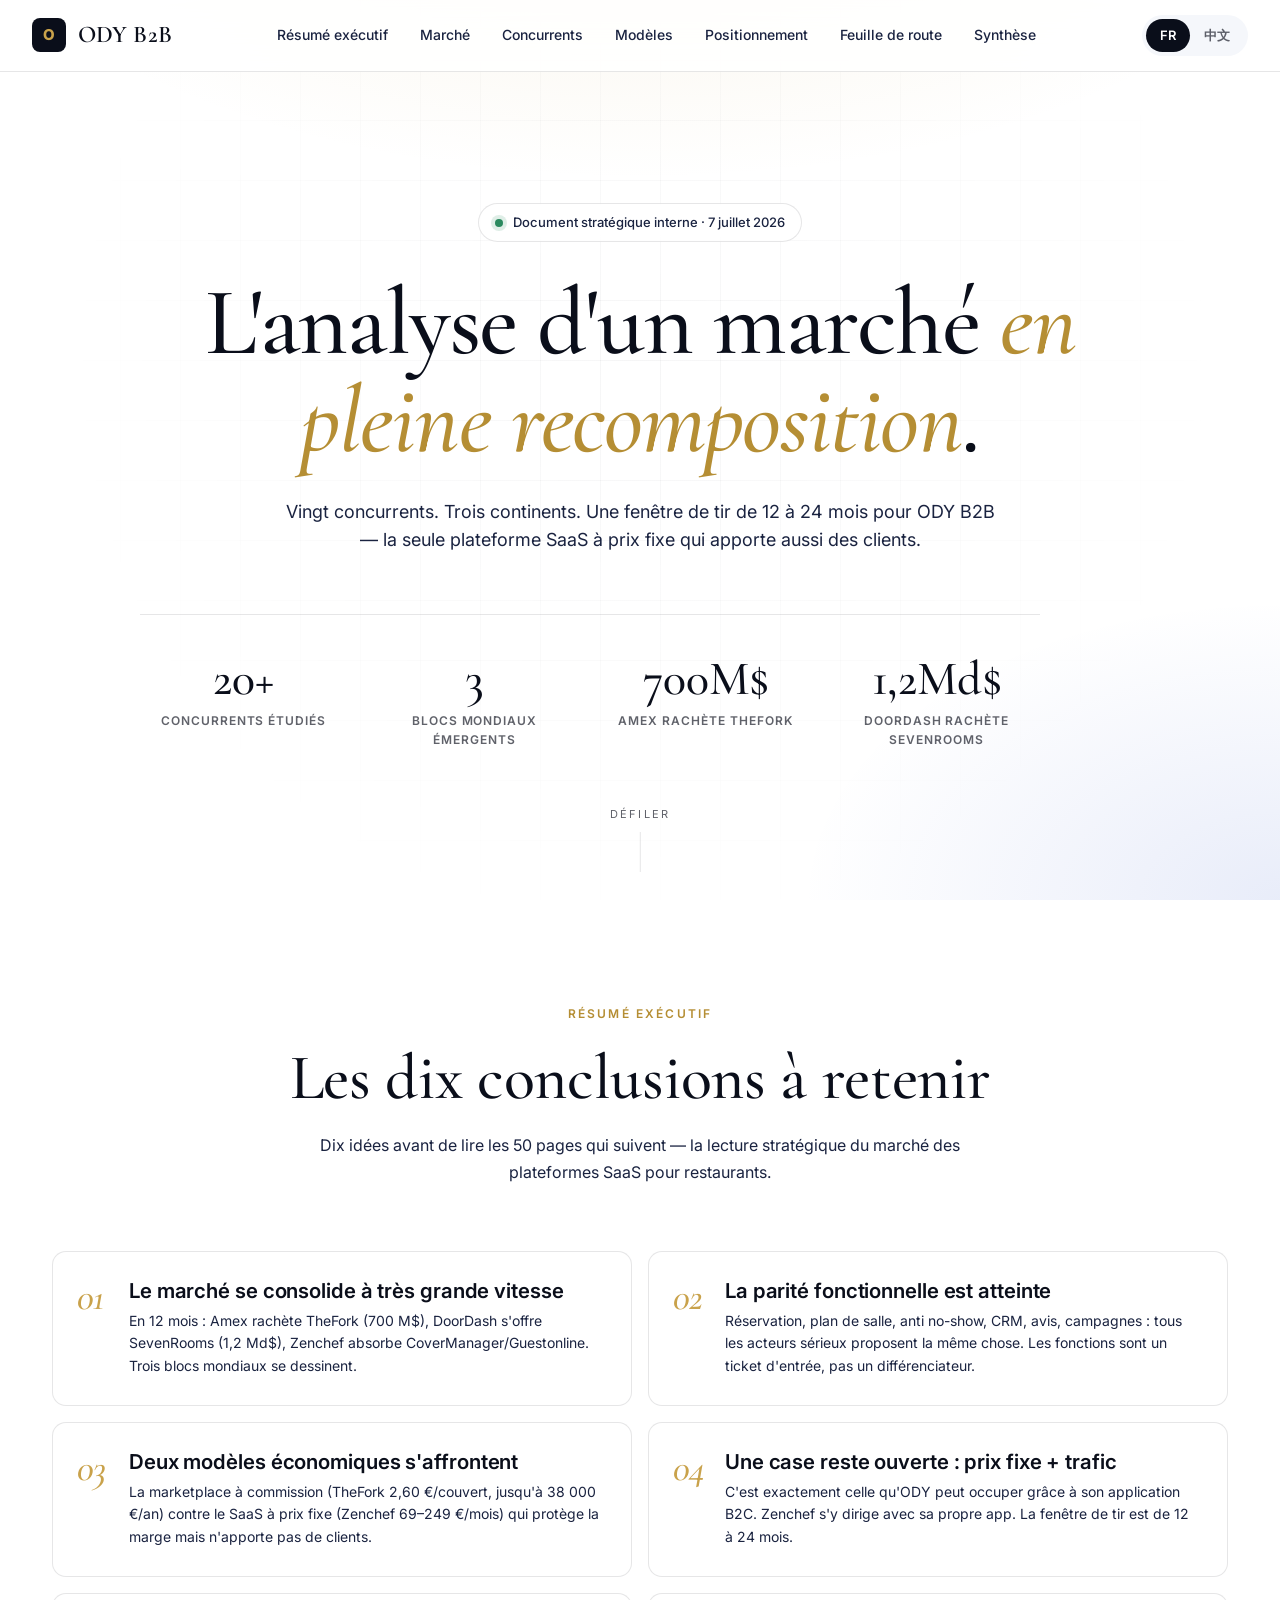
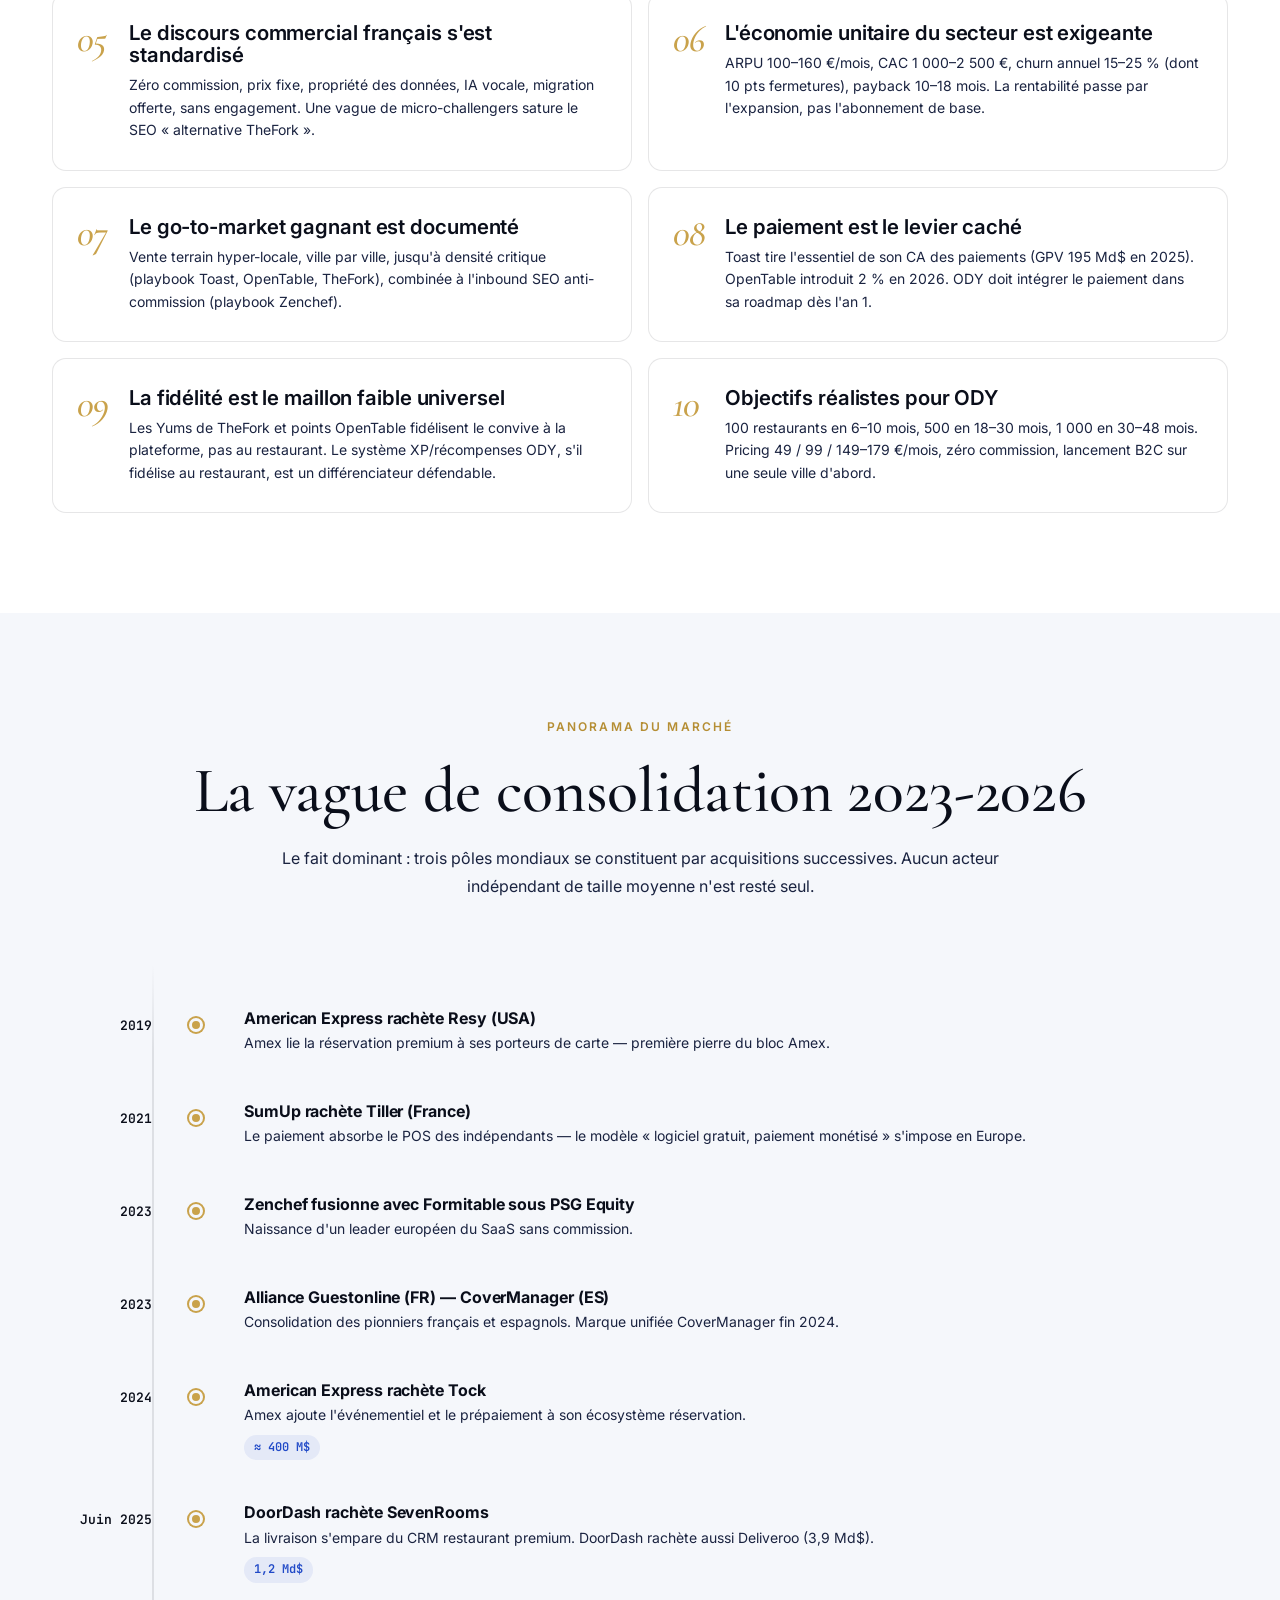
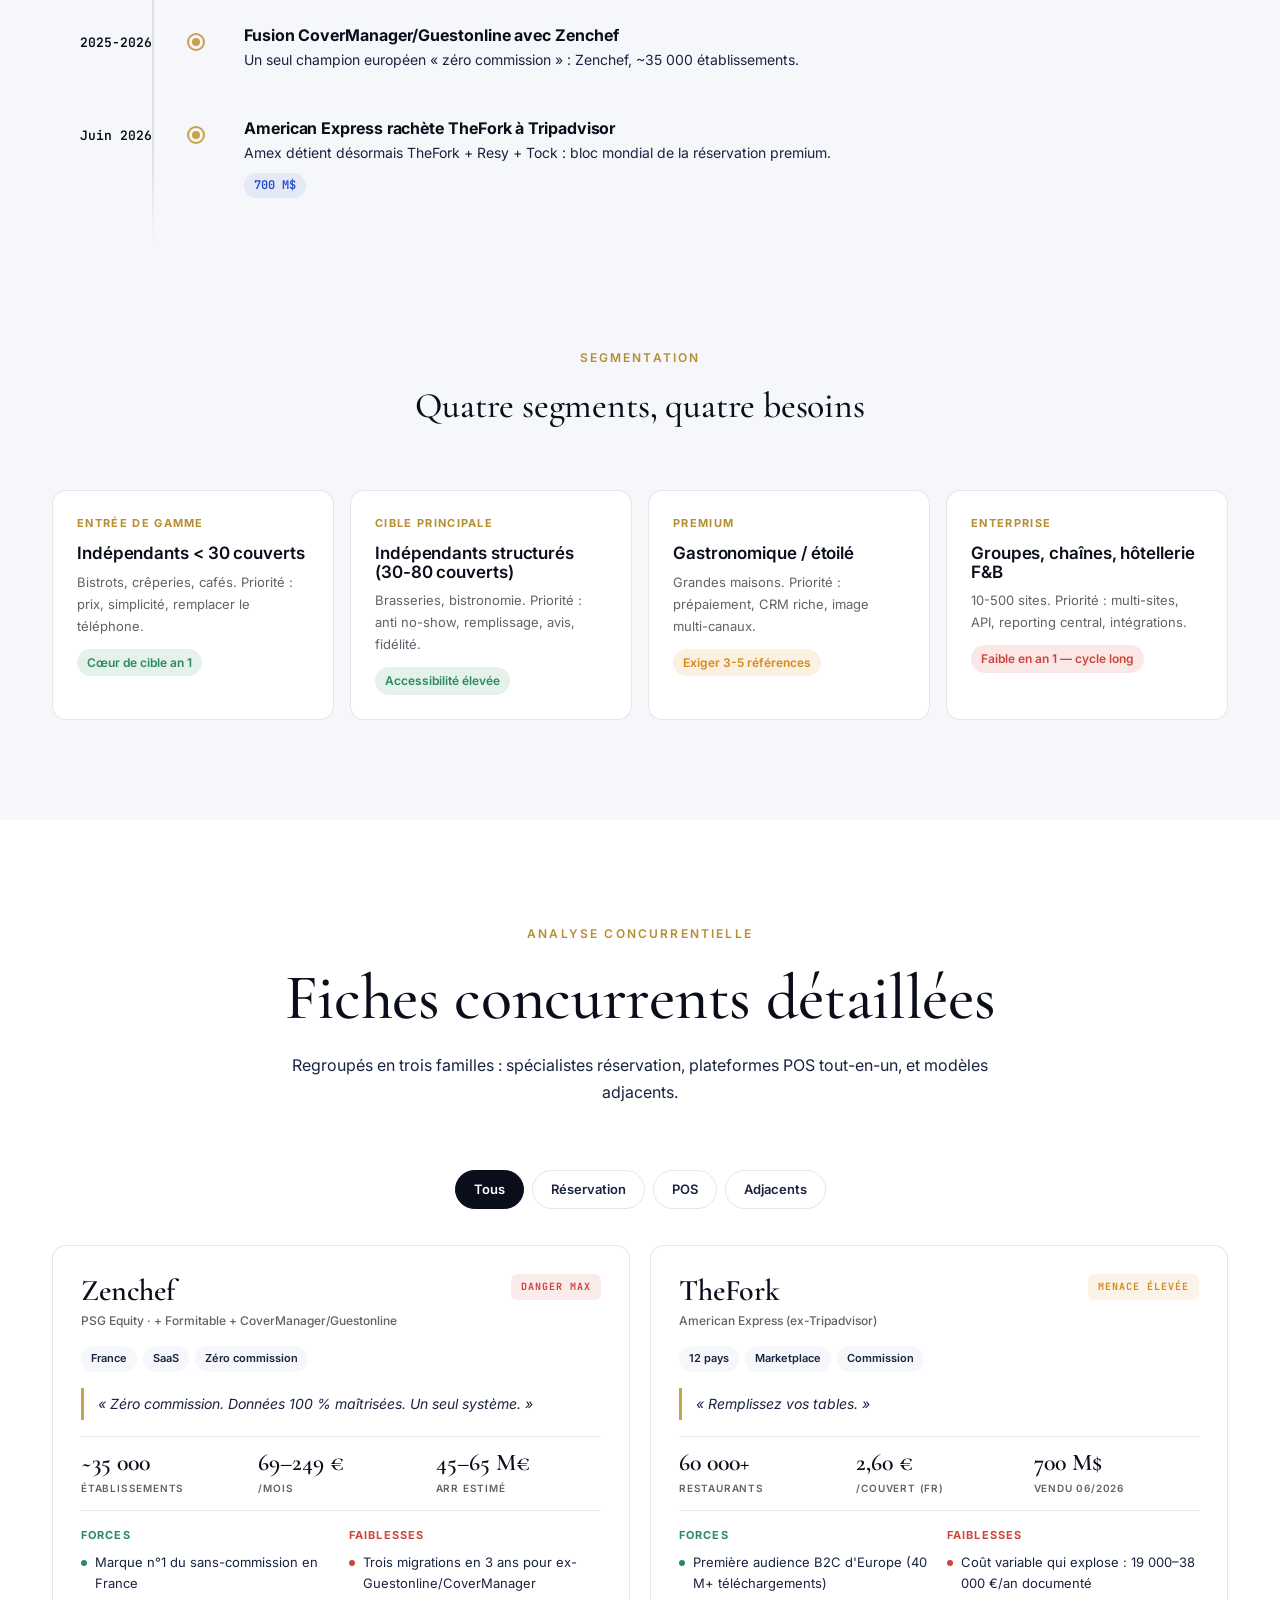
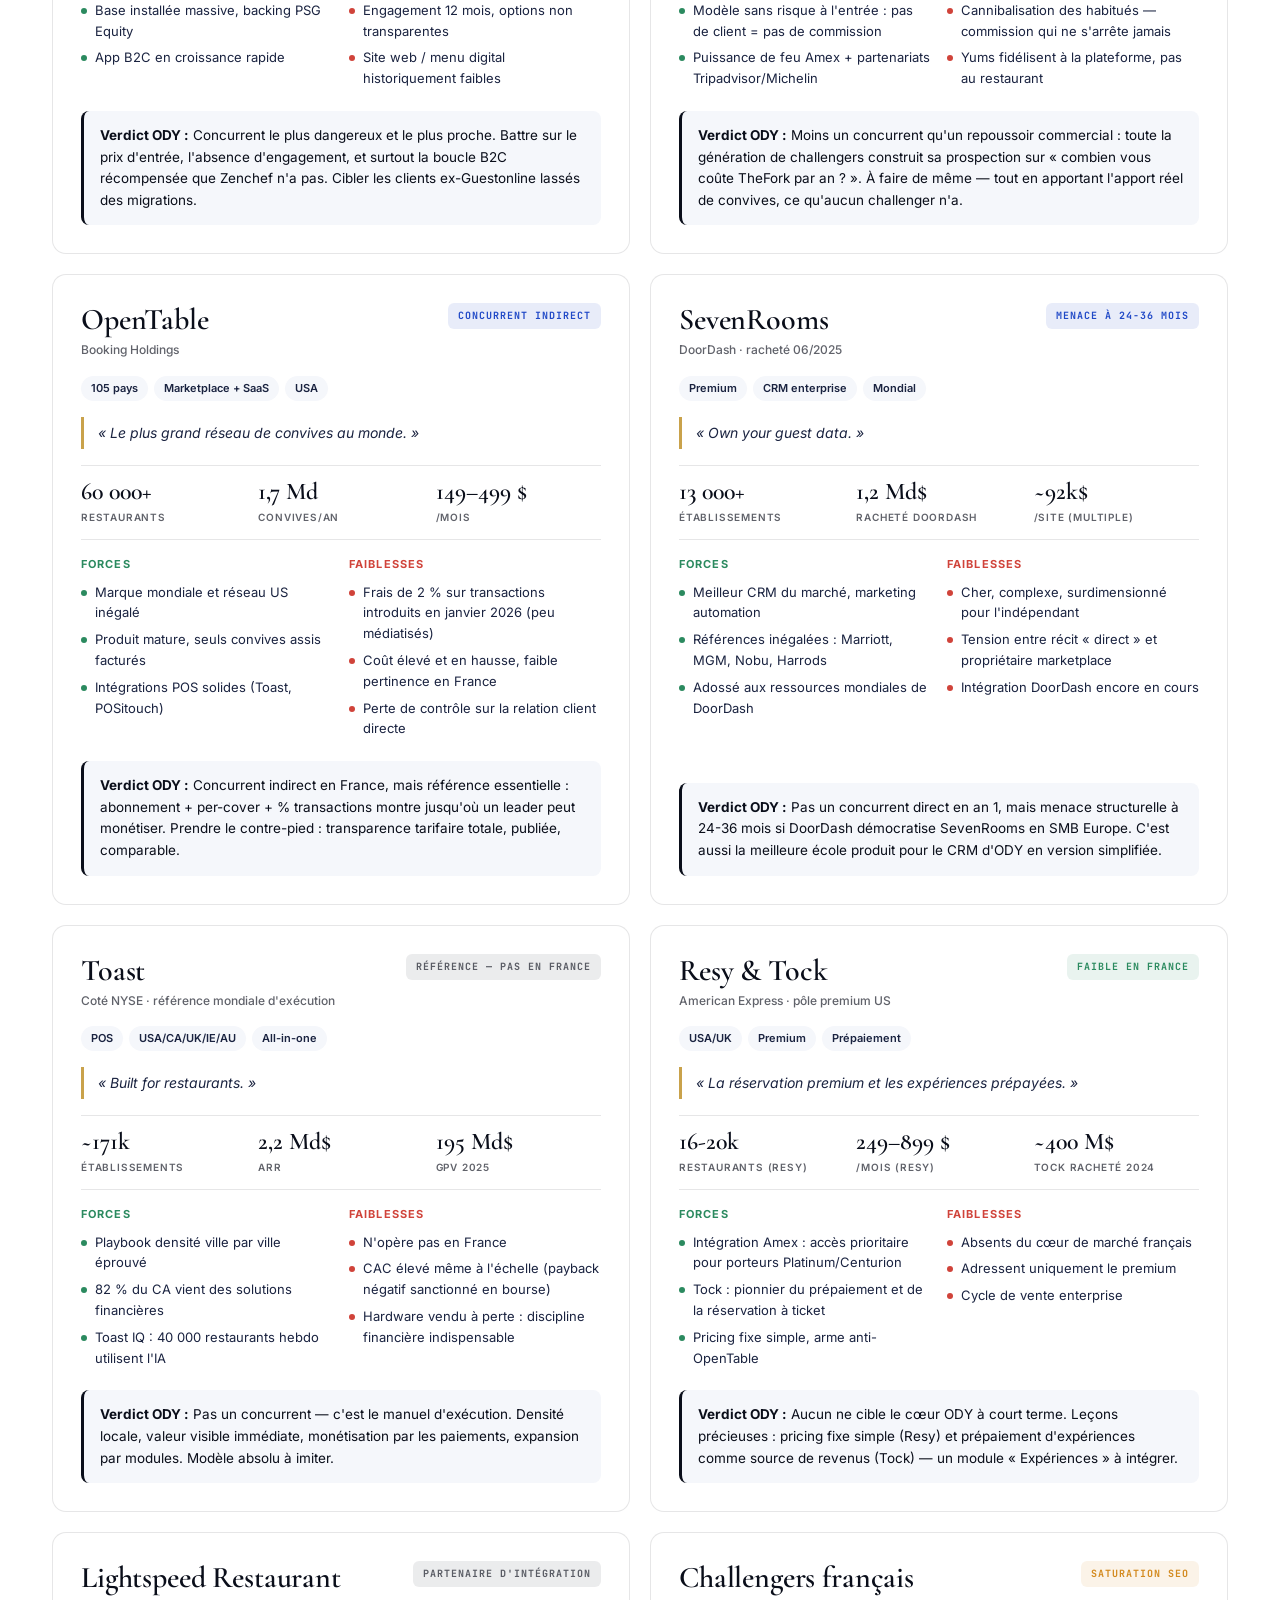
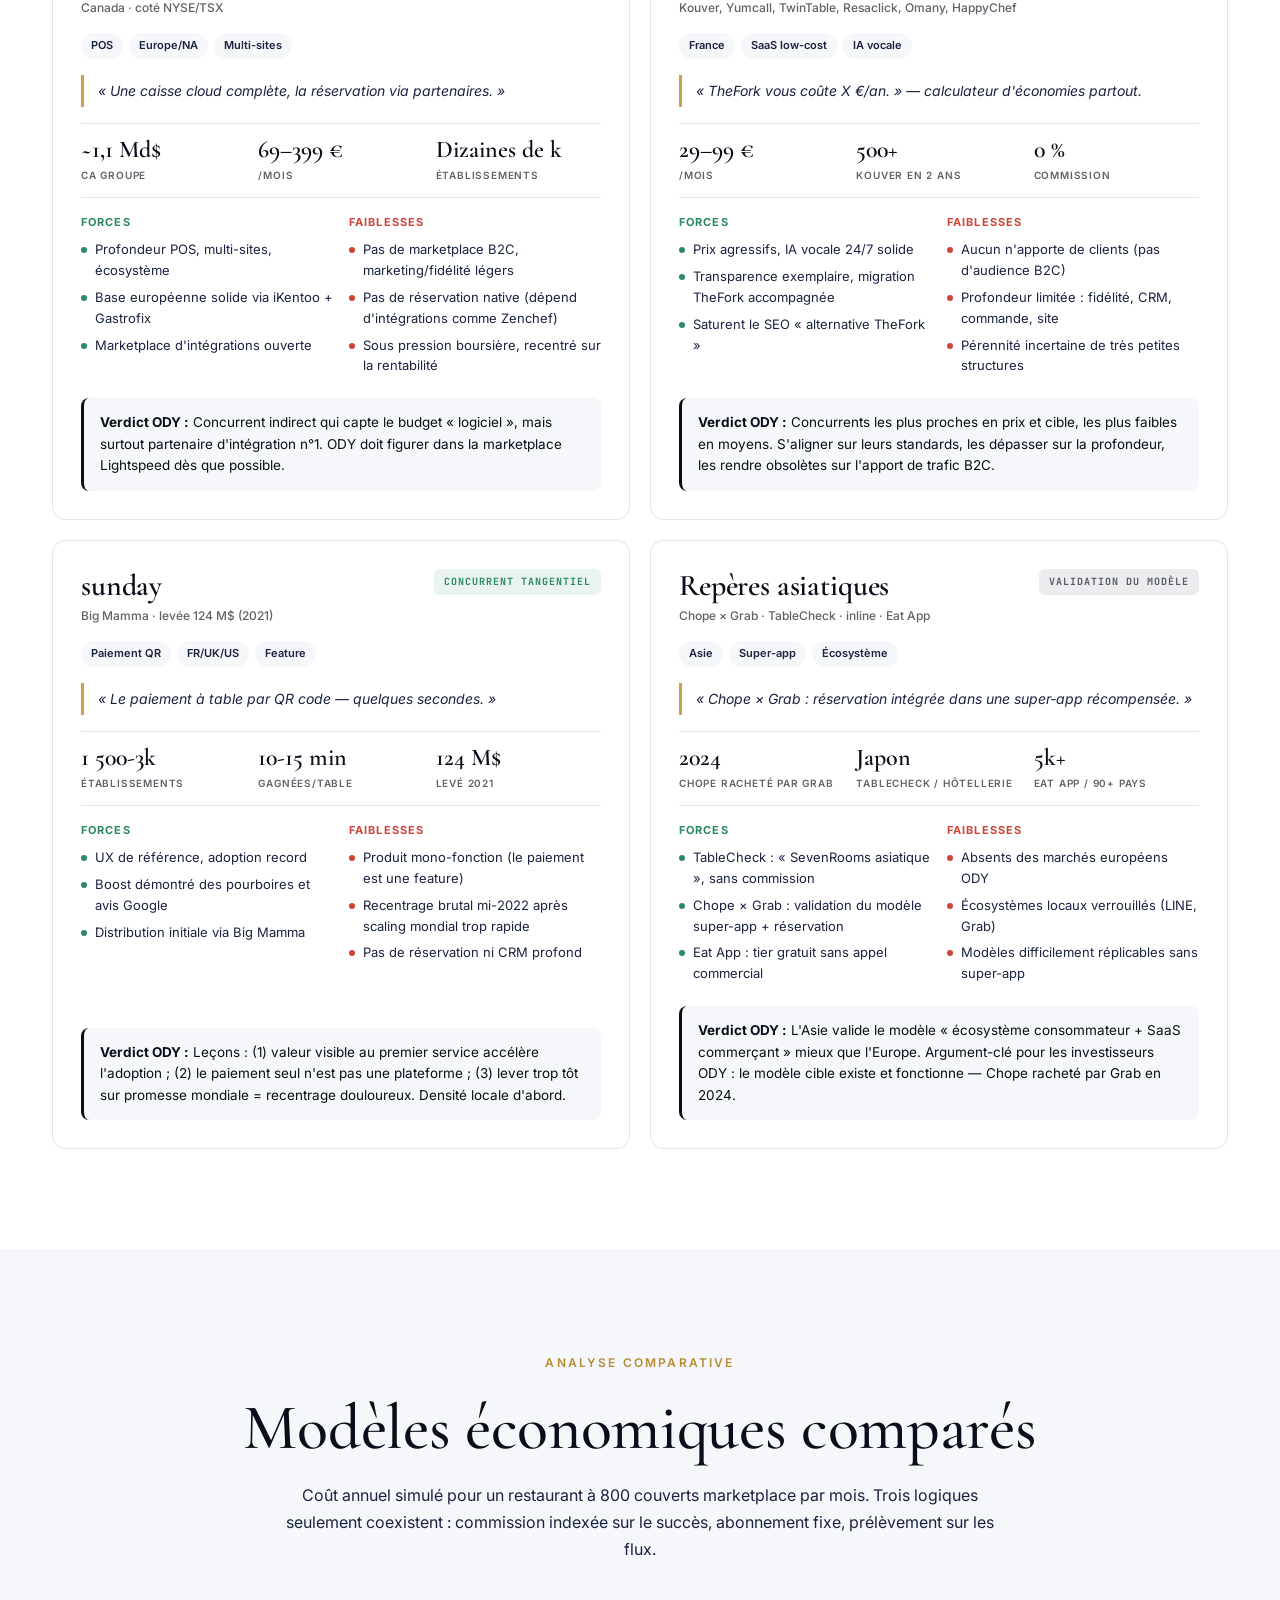
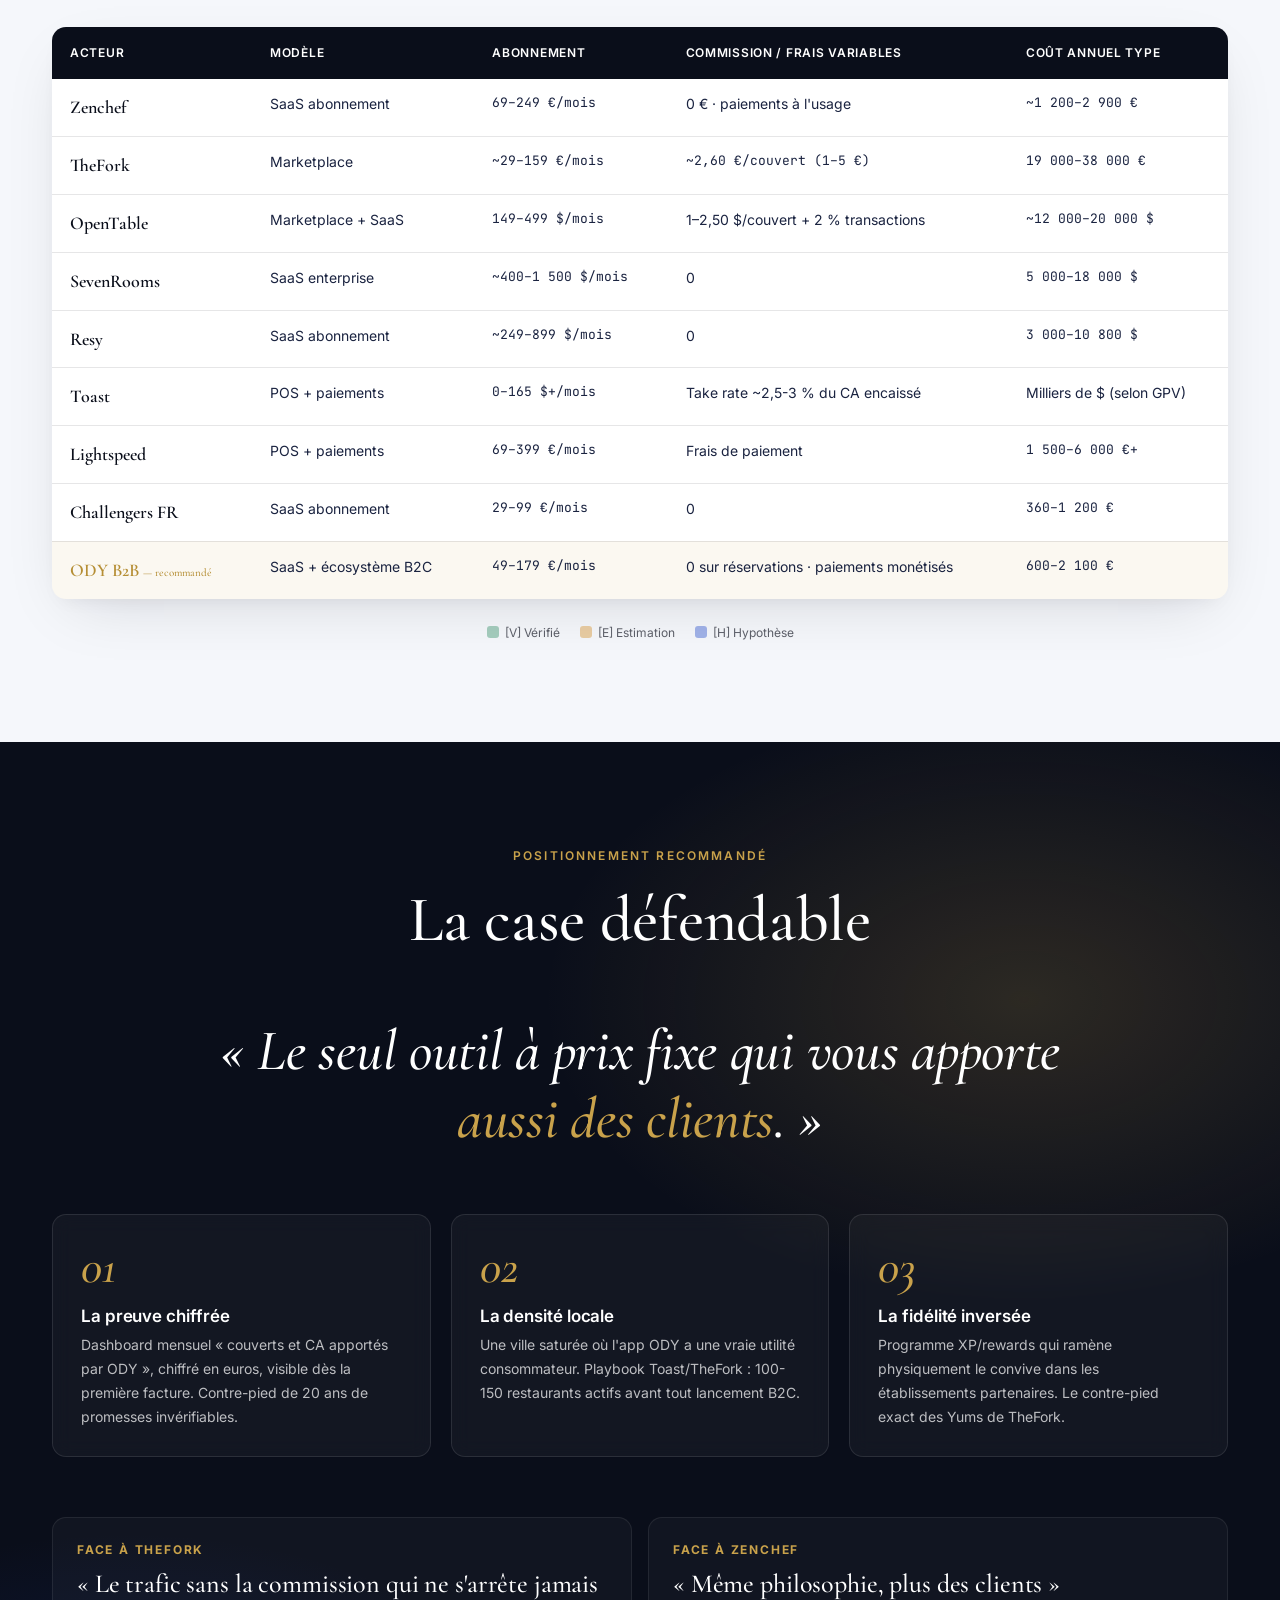
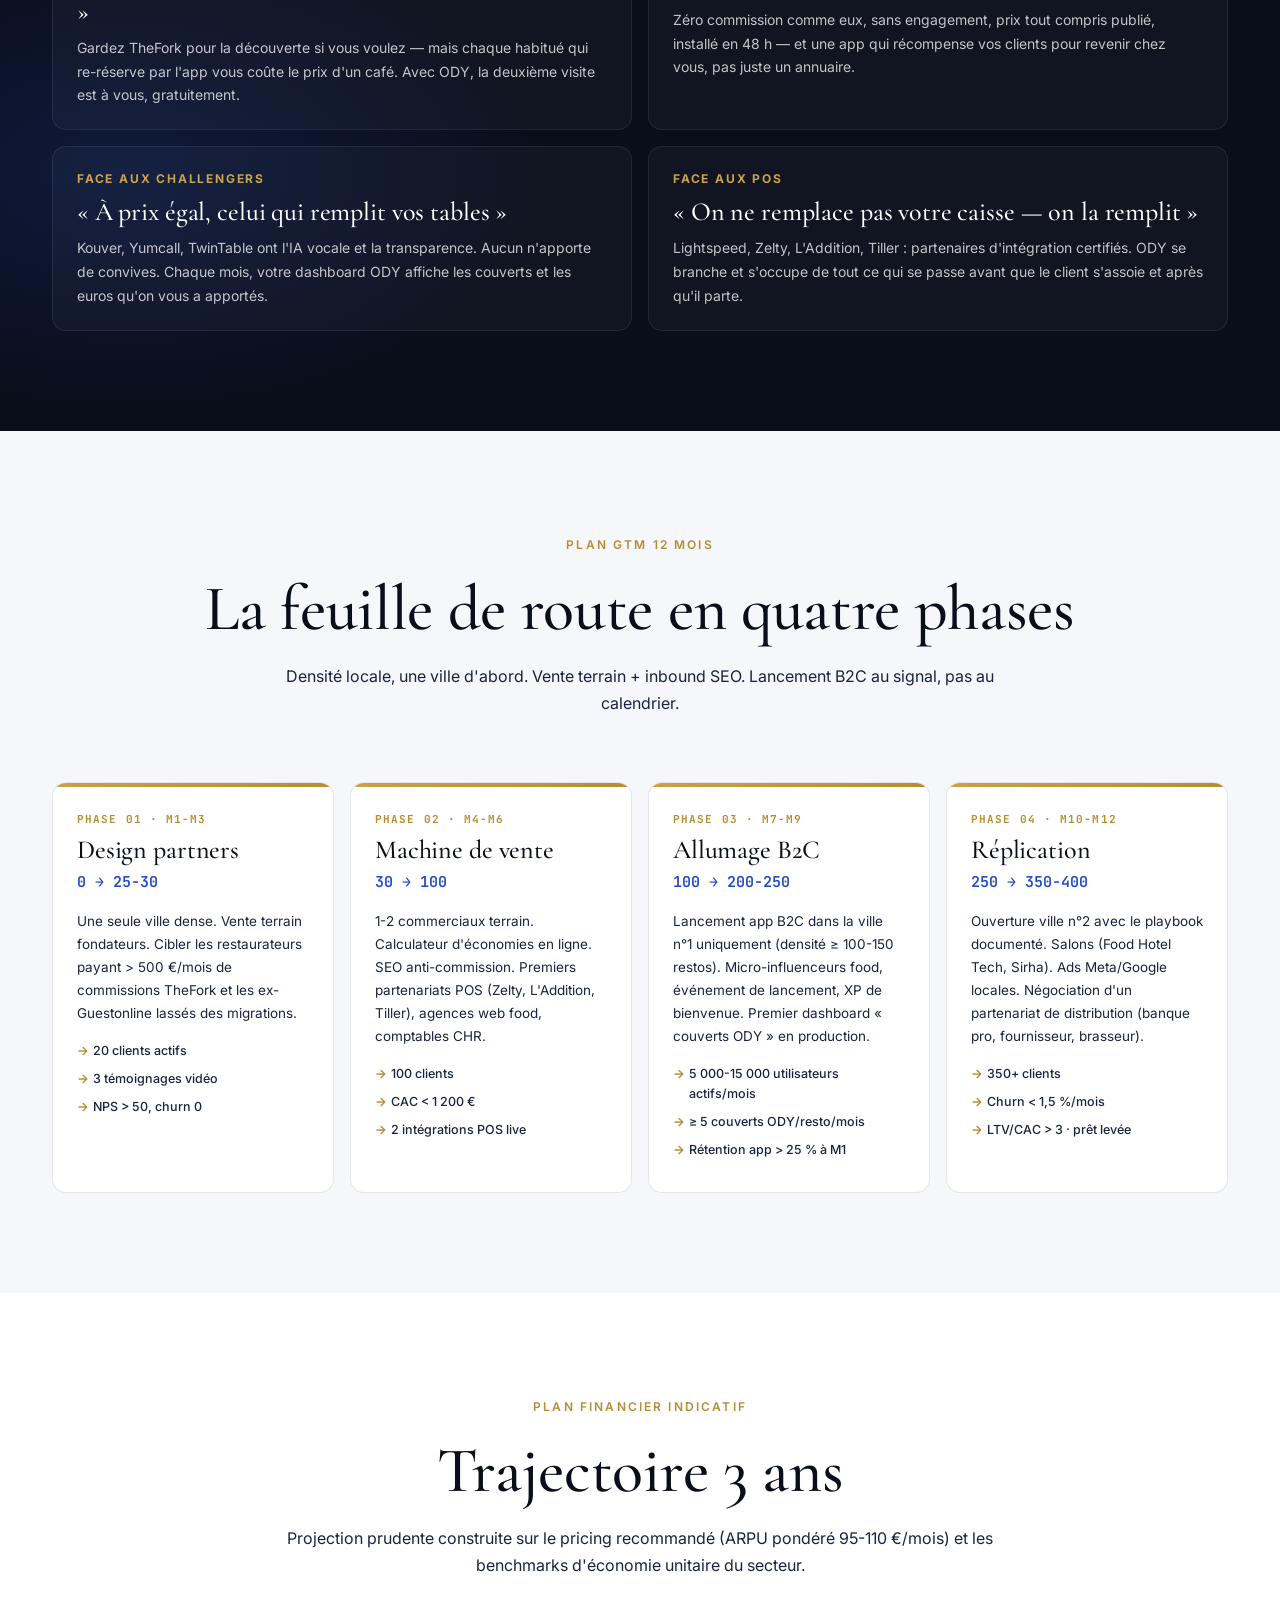
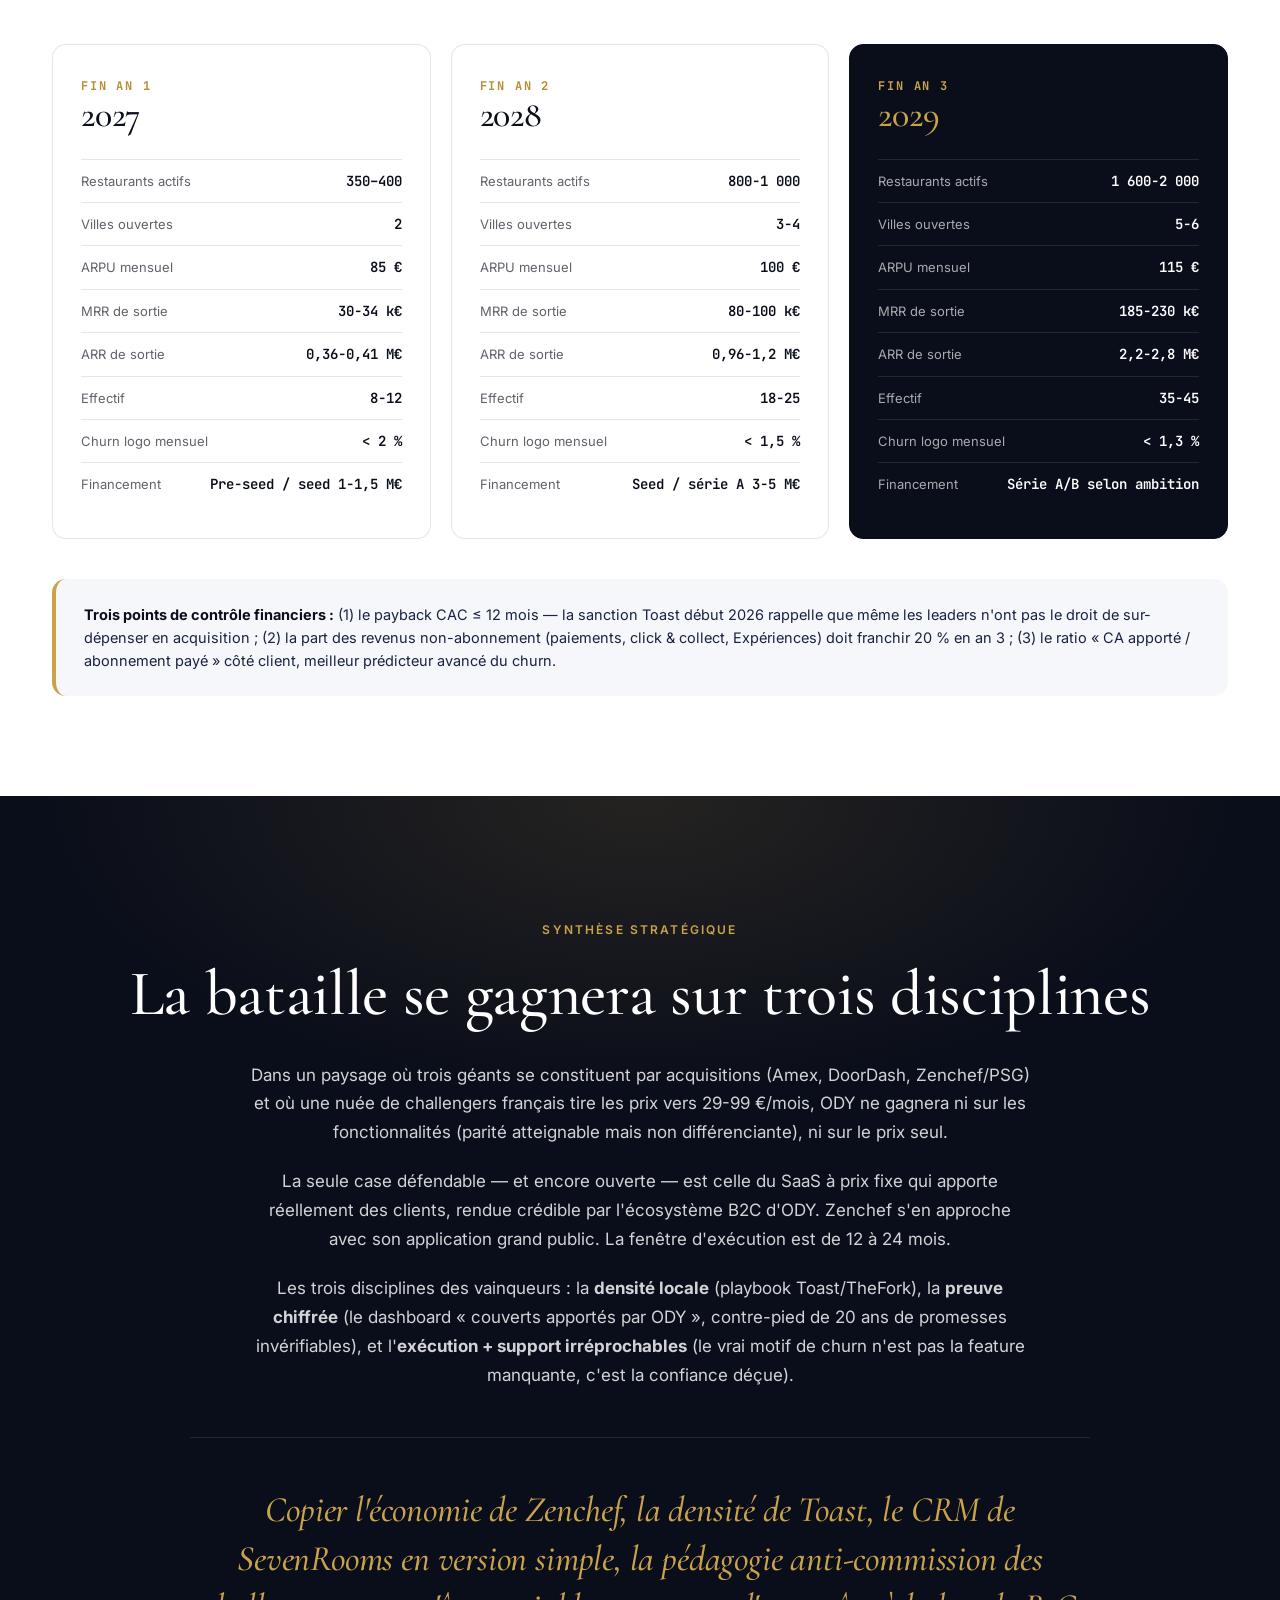
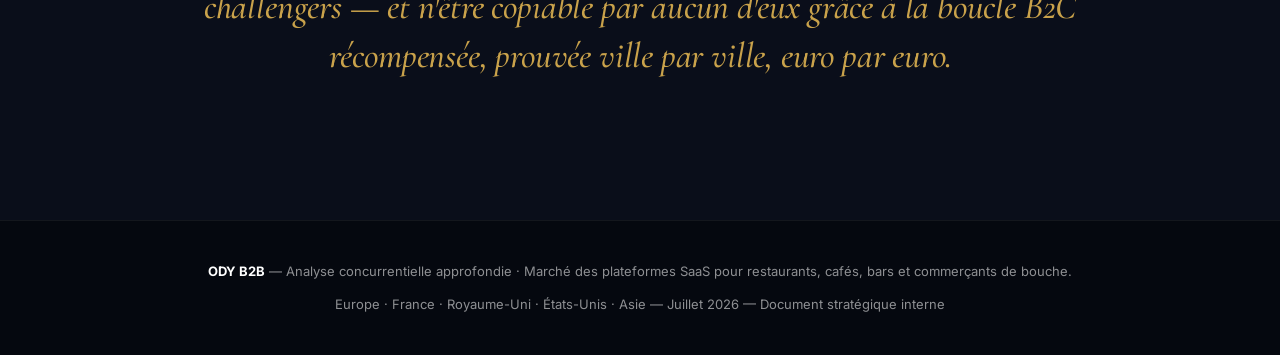
<file: index.html>
<!DOCTYPE html>
<html lang="fr">
<head>
  <meta charset="UTF-8"/>
  <meta name="viewport" content="width=device-width, initial-scale=1.0"/>
  <title data-i18n="page.title">ODY B2B — Analyse Concurrentielle Approfondie · Juillet 2026</title>
  <meta name="description" data-i18n="page.desc" content="Analyse stratégique du marché des plateformes SaaS pour restaurants — Europe, États-Unis, Asie. Positionnement, pricing et feuille de route ODY B2B."/>
  <meta name="robots" content="noindex,nofollow"/>
  <link rel="icon" href="data:image/svg+xml,%3Csvg xmlns='http://www.w3.org/2000/svg' viewBox='0 0 32 32'%3E%3Crect width='32' height='32' rx='7' fill='%230a0e1a'/%3E%3Ctext x='50%25' y='55%25' text-anchor='middle' dominant-baseline='middle' fill='%23c9a24b' font-family='Georgia,serif' font-weight='800' font-size='15'%3EO%3C/text%3E%3C/svg%3E"/>
  <link rel="stylesheet" href="css/style.css"/>
</head>
<body>

<!-- NAV -->
<nav class="nav" id="nav">
  <a href="#hero" class="nav__brand">
    <span class="mark">O</span>
    <span>ODY B2B</span>
  </a>
  <div class="nav__links">
    <a href="#findings"     data-i18n="nav.findings">Résumé exécutif</a>
    <a href="#market"       data-i18n="nav.market">Marché</a>
    <a href="#competitors"  data-i18n="nav.competitors">Concurrents</a>
    <a href="#models"       data-i18n="nav.models">Modèles</a>
    <a href="#positioning"  data-i18n="nav.positioning">Positionnement</a>
    <a href="#roadmap"      data-i18n="nav.roadmap">Feuille de route</a>
    <a href="#synthesis"    data-i18n="nav.synthesis">Synthèse</a>
  </div>
  <div class="nav__right">
    <div class="lang-toggle" role="tablist" aria-label="Language">
      <button data-lang="fr" class="active" aria-pressed="true">FR</button>
      <button data-lang="zh" aria-pressed="false">中文</button>
    </div>
    <button class="nav-toggle" id="navToggle" aria-label="Menu">
      <svg width="18" height="14" viewBox="0 0 18 14" fill="none"><path d="M0 1h18M0 7h18M0 13h18" stroke="currentColor" stroke-width="1.8"/></svg>
    </button>
  </div>
</nav>

<!-- HERO -->
<section id="hero">
  <div class="hero__inner">
    <div class="hero__meta">
      <span class="dot"></span>
      <span data-i18n="hero.meta">Document stratégique interne · 7 juillet 2026</span>
    </div>
    <h1 class="hero__title" data-i18n-html="hero.title">
      L'analyse d'un marché <em>en pleine recomposition</em>.
    </h1>
    <p class="lede hero__sub" data-i18n="hero.sub">
      Vingt concurrents. Trois continents. Une fenêtre de tir de 12 à 24 mois pour ODY B2B — la seule plateforme SaaS à prix fixe qui apporte aussi des clients.
    </p>

    <div class="hero__stats">
      <div class="hero__stat">
        <div class="n">20+</div>
        <div class="l" data-i18n="hero.s1">Concurrents étudiés</div>
      </div>
      <div class="hero__stat">
        <div class="n">3</div>
        <div class="l" data-i18n="hero.s2">Blocs mondiaux émergents</div>
      </div>
      <div class="hero__stat">
        <div class="n">700M$</div>
        <div class="l" data-i18n="hero.s3">Amex rachète TheFork</div>
      </div>
      <div class="hero__stat">
        <div class="n">1,2Md$</div>
        <div class="l" data-i18n="hero.s4">DoorDash rachète SevenRooms</div>
      </div>
    </div>
  </div>
  <div class="scroll-hint">
    <span data-i18n="hero.scroll">Défiler</span>
    <span class="line"></span>
  </div>
</section>

<!-- KEY FINDINGS -->
<section id="findings">
  <div class="container">
    <div class="section-head">
      <div class="eyebrow" data-i18n="findings.eyebrow">Résumé exécutif</div>
      <h2 data-i18n="findings.title">Les dix conclusions à retenir</h2>
      <p data-i18n="findings.sub">Dix idées avant de lire les 50 pages qui suivent — la lecture stratégique du marché des plateformes SaaS pour restaurants.</p>
    </div>

    <div class="findings-grid">
      <div class="finding reveal">
        <h4 data-i18n="f1.h">Le marché se consolide à très grande vitesse</h4>
        <p data-i18n="f1.p">En 12 mois : Amex rachète TheFork (700 M$), DoorDash s'offre SevenRooms (1,2 Md$), Zenchef absorbe CoverManager/Guestonline. Trois blocs mondiaux se dessinent.</p>
      </div>
      <div class="finding reveal">
        <h4 data-i18n="f2.h">La parité fonctionnelle est atteinte</h4>
        <p data-i18n="f2.p">Réservation, plan de salle, anti no-show, CRM, avis, campagnes : tous les acteurs sérieux proposent la même chose. Les fonctions sont un ticket d'entrée, pas un différenciateur.</p>
      </div>
      <div class="finding reveal">
        <h4 data-i18n="f3.h">Deux modèles économiques s'affrontent</h4>
        <p data-i18n="f3.p">La marketplace à commission (TheFork 2,60 €/couvert, jusqu'à 38 000 €/an) contre le SaaS à prix fixe (Zenchef 69–249 €/mois) qui protège la marge mais n'apporte pas de clients.</p>
      </div>
      <div class="finding reveal">
        <h4 data-i18n="f4.h">Une case reste ouverte : prix fixe + trafic</h4>
        <p data-i18n="f4.p">C'est exactement celle qu'ODY peut occuper grâce à son application B2C. Zenchef s'y dirige avec sa propre app. La fenêtre de tir est de 12 à 24 mois.</p>
      </div>
      <div class="finding reveal">
        <h4 data-i18n="f5.h">Le discours commercial français s'est standardisé</h4>
        <p data-i18n="f5.p">Zéro commission, prix fixe, propriété des données, IA vocale, migration offerte, sans engagement. Une vague de micro-challengers sature le SEO « alternative TheFork ».</p>
      </div>
      <div class="finding reveal">
        <h4 data-i18n="f6.h">L'économie unitaire du secteur est exigeante</h4>
        <p data-i18n="f6.p">ARPU 100–160 €/mois, CAC 1 000–2 500 €, churn annuel 15–25 % (dont 10 pts fermetures), payback 10–18 mois. La rentabilité passe par l'expansion, pas l'abonnement de base.</p>
      </div>
      <div class="finding reveal">
        <h4 data-i18n="f7.h">Le go-to-market gagnant est documenté</h4>
        <p data-i18n="f7.p">Vente terrain hyper-locale, ville par ville, jusqu'à densité critique (playbook Toast, OpenTable, TheFork), combinée à l'inbound SEO anti-commission (playbook Zenchef).</p>
      </div>
      <div class="finding reveal">
        <h4 data-i18n="f8.h">Le paiement est le levier caché</h4>
        <p data-i18n="f8.p">Toast tire l'essentiel de son CA des paiements (GPV 195 Md$ en 2025). OpenTable introduit 2 % en 2026. ODY doit intégrer le paiement dans sa roadmap dès l'an 1.</p>
      </div>
      <div class="finding reveal">
        <h4 data-i18n="f9.h">La fidélité est le maillon faible universel</h4>
        <p data-i18n="f9.p">Les Yums de TheFork et points OpenTable fidélisent le convive à la plateforme, pas au restaurant. Le système XP/récompenses ODY, s'il fidélise au restaurant, est un différenciateur défendable.</p>
      </div>
      <div class="finding reveal">
        <h4 data-i18n="f10.h">Objectifs réalistes pour ODY</h4>
        <p data-i18n="f10.p">100 restaurants en 6–10 mois, 500 en 18–30 mois, 1 000 en 30–48 mois. Pricing 49 / 99 / 149–179 €/mois, zéro commission, lancement B2C sur une seule ville d'abord.</p>
      </div>
    </div>
  </div>
</section>

<!-- MARKET / TIMELINE -->
<section id="market">
  <div class="container">
    <div class="section-head">
      <div class="eyebrow" data-i18n="market.eyebrow">Panorama du marché</div>
      <h2 data-i18n="market.title">La vague de consolidation 2023-2026</h2>
      <p data-i18n="market.sub">Le fait dominant : trois pôles mondiaux se constituent par acquisitions successives. Aucun acteur indépendant de taille moyenne n'est resté seul.</p>
    </div>

    <div class="timeline">
      <div class="tl-item reveal">
        <div class="date">2019</div><div class="dot"></div>
        <div class="body">
          <h4 data-i18n="tl.2019.h">American Express rachète Resy (USA)</h4>
          <p data-i18n="tl.2019.p">Amex lie la réservation premium à ses porteurs de carte — première pierre du bloc Amex.</p>
        </div>
      </div>
      <div class="tl-item reveal">
        <div class="date">2021</div><div class="dot"></div>
        <div class="body">
          <h4 data-i18n="tl.2021.h">SumUp rachète Tiller (France)</h4>
          <p data-i18n="tl.2021.p">Le paiement absorbe le POS des indépendants — le modèle « logiciel gratuit, paiement monétisé » s'impose en Europe.</p>
        </div>
      </div>
      <div class="tl-item reveal">
        <div class="date">2023</div><div class="dot"></div>
        <div class="body">
          <h4 data-i18n="tl.2023.h">Zenchef fusionne avec Formitable sous PSG Equity</h4>
          <p data-i18n="tl.2023.p">Naissance d'un leader européen du SaaS sans commission.</p>
        </div>
      </div>
      <div class="tl-item reveal">
        <div class="date">2023</div><div class="dot"></div>
        <div class="body">
          <h4 data-i18n="tl.2023b.h">Alliance Guestonline (FR) — CoverManager (ES)</h4>
          <p data-i18n="tl.2023b.p">Consolidation des pionniers français et espagnols. Marque unifiée CoverManager fin 2024.</p>
        </div>
      </div>
      <div class="tl-item reveal">
        <div class="date">2024</div><div class="dot"></div>
        <div class="body">
          <h4 data-i18n="tl.2024.h">American Express rachète Tock</h4>
          <p data-i18n="tl.2024.p">Amex ajoute l'événementiel et le prépaiement à son écosystème réservation.</p>
          <span class="amount">≈ 400 M$</span>
        </div>
      </div>
      <div class="tl-item reveal">
        <div class="date">Juin 2025</div><div class="dot"></div>
        <div class="body">
          <h4 data-i18n="tl.2025.h">DoorDash rachète SevenRooms</h4>
          <p data-i18n="tl.2025.p">La livraison s'empare du CRM restaurant premium. DoorDash rachète aussi Deliveroo (3,9 Md$).</p>
          <span class="amount">1,2 Md$</span>
        </div>
      </div>
      <div class="tl-item reveal">
        <div class="date">2025-2026</div><div class="dot"></div>
        <div class="body">
          <h4 data-i18n="tl.2025b.h">Fusion CoverManager/Guestonline avec Zenchef</h4>
          <p data-i18n="tl.2025b.p">Un seul champion européen « zéro commission » : Zenchef, ~35 000 établissements.</p>
        </div>
      </div>
      <div class="tl-item reveal">
        <div class="date">Juin 2026</div><div class="dot"></div>
        <div class="body">
          <h4 data-i18n="tl.2026.h">American Express rachète TheFork à Tripadvisor</h4>
          <p data-i18n="tl.2026.p">Amex détient désormais TheFork + Resy + Tock : bloc mondial de la réservation premium.</p>
          <span class="amount">700 M$</span>
        </div>
      </div>
    </div>

    <div class="section-head" style="margin-top: 100px;">
      <div class="eyebrow" data-i18n="segments.eyebrow">Segmentation</div>
      <h3 data-i18n="segments.title">Quatre segments, quatre besoins</h3>
    </div>
    <div class="segments">
      <div class="seg reveal">
        <span class="tag" data-i18n="seg1.tag">Entrée de gamme</span>
        <h4 data-i18n="seg1.h">Indépendants &lt; 30 couverts</h4>
        <p class="desc" data-i18n="seg1.p">Bistrots, crêperies, cafés. Priorité : prix, simplicité, remplacer le téléphone.</p>
        <span class="fit high" data-i18n="seg1.fit">Cœur de cible an 1</span>
      </div>
      <div class="seg reveal">
        <span class="tag" data-i18n="seg2.tag">Cible principale</span>
        <h4 data-i18n="seg2.h">Indépendants structurés (30-80 couverts)</h4>
        <p class="desc" data-i18n="seg2.p">Brasseries, bistronomie. Priorité : anti no-show, remplissage, avis, fidélité.</p>
        <span class="fit high" data-i18n="seg2.fit">Accessibilité élevée</span>
      </div>
      <div class="seg reveal">
        <span class="tag" data-i18n="seg3.tag">Premium</span>
        <h4 data-i18n="seg3.h">Gastronomique / étoilé</h4>
        <p class="desc" data-i18n="seg3.p">Grandes maisons. Priorité : prépaiement, CRM riche, image multi-canaux.</p>
        <span class="fit med" data-i18n="seg3.fit">Exiger 3-5 références</span>
      </div>
      <div class="seg reveal">
        <span class="tag" data-i18n="seg4.tag">Enterprise</span>
        <h4 data-i18n="seg4.h">Groupes, chaînes, hôtellerie F&amp;B</h4>
        <p class="desc" data-i18n="seg4.p">10-500 sites. Priorité : multi-sites, API, reporting central, intégrations.</p>
        <span class="fit low" data-i18n="seg4.fit">Faible en an 1 — cycle long</span>
      </div>
    </div>
  </div>
</section>

<!-- COMPETITORS -->
<section id="competitors">
  <div class="container">
    <div class="section-head">
      <div class="eyebrow" data-i18n="comp.eyebrow">Analyse concurrentielle</div>
      <h2 data-i18n="comp.title">Fiches concurrents détaillées</h2>
      <p data-i18n="comp.sub">Regroupés en trois familles : spécialistes réservation, plateformes POS tout-en-un, et modèles adjacents.</p>
    </div>

    <div class="comp-tabs">
      <button class="comp-tab active" data-filter="all"      data-i18n="filter.all">Tous</button>
      <button class="comp-tab" data-filter="reservation"     data-i18n="filter.res">Réservation</button>
      <button class="comp-tab" data-filter="pos"             data-i18n="filter.pos">POS</button>
      <button class="comp-tab" data-filter="adjacent"        data-i18n="filter.adj">Adjacents</button>
    </div>

    <div class="comp-grid" id="compGrid">

      <!-- Zenchef -->
      <article class="comp reveal" data-cat="reservation">
        <div class="comp__head">
          <div>
            <div class="comp__name">Zenchef</div>
            <div class="comp__owner" data-i18n="c.zc.owner">PSG Equity · + Formitable + CoverManager/Guestonline</div>
          </div>
          <span class="threat max" data-i18n="threat.max">Danger max</span>
        </div>
        <div class="comp__meta">
          <span class="pill">France</span><span class="pill">SaaS</span><span class="pill">Zéro commission</span>
        </div>
        <p class="comp__pitch" data-i18n="c.zc.pitch">« Zéro commission. Données 100 % maîtrisées. Un seul système. »</p>
        <div class="comp__stats">
          <div class="comp__stat"><div class="n">~35 000</div><div class="l" data-i18n="l.sites">Établissements</div></div>
          <div class="comp__stat"><div class="n">69–249 €</div><div class="l" data-i18n="l.month">/mois</div></div>
          <div class="comp__stat"><div class="n">45–65 M€</div><div class="l" data-i18n="l.arr">ARR estimé</div></div>
        </div>
        <div class="comp__cols">
          <div class="strong">
            <h5 data-i18n="col.strong">Forces</h5>
            <ul>
              <li data-i18n="c.zc.s1">Marque n°1 du sans-commission en France</li>
              <li data-i18n="c.zc.s2">Base installée massive, backing PSG Equity</li>
              <li data-i18n="c.zc.s3">App B2C en croissance rapide</li>
            </ul>
          </div>
          <div class="weak">
            <h5 data-i18n="col.weak">Faiblesses</h5>
            <ul>
              <li data-i18n="c.zc.w1">Trois migrations en 3 ans pour ex-Guestonline/CoverManager</li>
              <li data-i18n="c.zc.w2">Engagement 12 mois, options non transparentes</li>
              <li data-i18n="c.zc.w3">Site web / menu digital historiquement faibles</li>
            </ul>
          </div>
        </div>
        <div class="comp__verdict"><strong data-i18n="verdict">Verdict ODY :</strong> <span data-i18n="c.zc.v">Concurrent le plus dangereux et le plus proche. Battre sur le prix d'entrée, l'absence d'engagement, et surtout la boucle B2C récompensée que Zenchef n'a pas. Cibler les clients ex-Guestonline lassés des migrations.</span></div>
      </article>

      <!-- TheFork -->
      <article class="comp reveal" data-cat="reservation">
        <div class="comp__head">
          <div>
            <div class="comp__name">TheFork</div>
            <div class="comp__owner" data-i18n="c.tf.owner">American Express (ex-Tripadvisor)</div>
          </div>
          <span class="threat high" data-i18n="threat.high">Menace élevée</span>
        </div>
        <div class="comp__meta">
          <span class="pill">12 pays</span><span class="pill">Marketplace</span><span class="pill">Commission</span>
        </div>
        <p class="comp__pitch" data-i18n="c.tf.pitch">« Remplissez vos tables. »</p>
        <div class="comp__stats">
          <div class="comp__stat"><div class="n">60 000+</div><div class="l" data-i18n="l.sites">Restaurants</div></div>
          <div class="comp__stat"><div class="n">2,60 €</div><div class="l" data-i18n="l.cover">/couvert (FR)</div></div>
          <div class="comp__stat"><div class="n">700 M$</div><div class="l" data-i18n="l.deal">Vendu 06/2026</div></div>
        </div>
        <div class="comp__cols">
          <div class="strong">
            <h5 data-i18n="col.strong">Forces</h5>
            <ul>
              <li data-i18n="c.tf.s1">Première audience B2C d'Europe (40 M+ téléchargements)</li>
              <li data-i18n="c.tf.s2">Modèle sans risque à l'entrée : pas de client = pas de commission</li>
              <li data-i18n="c.tf.s3">Puissance de feu Amex + partenariats Tripadvisor/Michelin</li>
            </ul>
          </div>
          <div class="weak">
            <h5 data-i18n="col.weak">Faiblesses</h5>
            <ul>
              <li data-i18n="c.tf.w1">Coût variable qui explose : 19 000–38 000 €/an documenté</li>
              <li data-i18n="c.tf.w2">Cannibalisation des habitués — commission qui ne s'arrête jamais</li>
              <li data-i18n="c.tf.w3">Yums fidélisent à la plateforme, pas au restaurant</li>
            </ul>
          </div>
        </div>
        <div class="comp__verdict"><strong data-i18n="verdict">Verdict ODY :</strong> <span data-i18n="c.tf.v">Moins un concurrent qu'un repoussoir commercial : toute la génération de challengers construit sa prospection sur « combien vous coûte TheFork par an ? ». À faire de même — tout en apportant l'apport réel de convives, ce qu'aucun challenger n'a.</span></div>
      </article>

      <!-- OpenTable -->
      <article class="comp reveal" data-cat="reservation">
        <div class="comp__head">
          <div>
            <div class="comp__name">OpenTable</div>
            <div class="comp__owner" data-i18n="c.ot.owner">Booking Holdings</div>
          </div>
          <span class="threat med" data-i18n="threat.med">Concurrent indirect</span>
        </div>
        <div class="comp__meta">
          <span class="pill">105 pays</span><span class="pill">Marketplace + SaaS</span><span class="pill">USA</span>
        </div>
        <p class="comp__pitch" data-i18n="c.ot.pitch">« Le plus grand réseau de convives au monde. »</p>
        <div class="comp__stats">
          <div class="comp__stat"><div class="n">60 000+</div><div class="l" data-i18n="l.sites">Restaurants</div></div>
          <div class="comp__stat"><div class="n">1,7 Md</div><div class="l" data-i18n="l.covers">Convives/an</div></div>
          <div class="comp__stat"><div class="n">149–499 $</div><div class="l" data-i18n="l.month">/mois</div></div>
        </div>
        <div class="comp__cols">
          <div class="strong">
            <h5 data-i18n="col.strong">Forces</h5>
            <ul>
              <li data-i18n="c.ot.s1">Marque mondiale et réseau US inégalé</li>
              <li data-i18n="c.ot.s2">Produit mature, seuls convives assis facturés</li>
              <li data-i18n="c.ot.s3">Intégrations POS solides (Toast, POSitouch)</li>
            </ul>
          </div>
          <div class="weak">
            <h5 data-i18n="col.weak">Faiblesses</h5>
            <ul>
              <li data-i18n="c.ot.w1">Frais de 2 % sur transactions introduits en janvier 2026 (peu médiatisés)</li>
              <li data-i18n="c.ot.w2">Coût élevé et en hausse, faible pertinence en France</li>
              <li data-i18n="c.ot.w3">Perte de contrôle sur la relation client directe</li>
            </ul>
          </div>
        </div>
        <div class="comp__verdict"><strong data-i18n="verdict">Verdict ODY :</strong> <span data-i18n="c.ot.v">Concurrent indirect en France, mais référence essentielle : abonnement + per-cover + % transactions montre jusqu'où un leader peut monétiser. Prendre le contre-pied : transparence tarifaire totale, publiée, comparable.</span></div>
      </article>

      <!-- SevenRooms -->
      <article class="comp reveal" data-cat="reservation">
        <div class="comp__head">
          <div>
            <div class="comp__name">SevenRooms</div>
            <div class="comp__owner" data-i18n="c.sr.owner">DoorDash · racheté 06/2025</div>
          </div>
          <span class="threat med" data-i18n="threat.med2">Menace à 24-36 mois</span>
        </div>
        <div class="comp__meta">
          <span class="pill">Premium</span><span class="pill">CRM enterprise</span><span class="pill">Mondial</span>
        </div>
        <p class="comp__pitch" data-i18n="c.sr.pitch">« Own your guest data. »</p>
        <div class="comp__stats">
          <div class="comp__stat"><div class="n">13 000+</div><div class="l" data-i18n="l.sites">Établissements</div></div>
          <div class="comp__stat"><div class="n">1,2 Md$</div><div class="l" data-i18n="l.deal">Racheté DoorDash</div></div>
          <div class="comp__stat"><div class="n">~92k$</div><div class="l" data-i18n="l.persite">/site (multiple)</div></div>
        </div>
        <div class="comp__cols">
          <div class="strong">
            <h5 data-i18n="col.strong">Forces</h5>
            <ul>
              <li data-i18n="c.sr.s1">Meilleur CRM du marché, marketing automation</li>
              <li data-i18n="c.sr.s2">Références inégalées : Marriott, MGM, Nobu, Harrods</li>
              <li data-i18n="c.sr.s3">Adossé aux ressources mondiales de DoorDash</li>
            </ul>
          </div>
          <div class="weak">
            <h5 data-i18n="col.weak">Faiblesses</h5>
            <ul>
              <li data-i18n="c.sr.w1">Cher, complexe, surdimensionné pour l'indépendant</li>
              <li data-i18n="c.sr.w2">Tension entre récit « direct » et propriétaire marketplace</li>
              <li data-i18n="c.sr.w3">Intégration DoorDash encore en cours</li>
            </ul>
          </div>
        </div>
        <div class="comp__verdict"><strong data-i18n="verdict">Verdict ODY :</strong> <span data-i18n="c.sr.v">Pas un concurrent direct en an 1, mais menace structurelle à 24-36 mois si DoorDash démocratise SevenRooms en SMB Europe. C'est aussi la meilleure école produit pour le CRM d'ODY en version simplifiée.</span></div>
      </article>

      <!-- Toast -->
      <article class="comp reveal" data-cat="pos">
        <div class="comp__head">
          <div>
            <div class="comp__name">Toast</div>
            <div class="comp__owner" data-i18n="c.to.owner">Coté NYSE · référence mondiale d'exécution</div>
          </div>
          <span class="threat ref" data-i18n="threat.ref">Référence — pas en France</span>
        </div>
        <div class="comp__meta">
          <span class="pill">POS</span><span class="pill">USA/CA/UK/IE/AU</span><span class="pill">All-in-one</span>
        </div>
        <p class="comp__pitch" data-i18n="c.to.pitch">« Built for restaurants. »</p>
        <div class="comp__stats">
          <div class="comp__stat"><div class="n">~171k</div><div class="l" data-i18n="l.sites">Établissements</div></div>
          <div class="comp__stat"><div class="n">2,2 Md$</div><div class="l" data-i18n="l.arr">ARR</div></div>
          <div class="comp__stat"><div class="n">195 Md$</div><div class="l" data-i18n="l.gpv">GPV 2025</div></div>
        </div>
        <div class="comp__cols">
          <div class="strong">
            <h5 data-i18n="col.strong">Forces</h5>
            <ul>
              <li data-i18n="c.to.s1">Playbook densité ville par ville éprouvé</li>
              <li data-i18n="c.to.s2">82 % du CA vient des solutions financières</li>
              <li data-i18n="c.to.s3">Toast IQ : 40 000 restaurants hebdo utilisent l'IA</li>
            </ul>
          </div>
          <div class="weak">
            <h5 data-i18n="col.weak">Faiblesses</h5>
            <ul>
              <li data-i18n="c.to.w1">N'opère pas en France</li>
              <li data-i18n="c.to.w2">CAC élevé même à l'échelle (payback négatif sanctionné en bourse)</li>
              <li data-i18n="c.to.w3">Hardware vendu à perte : discipline financière indispensable</li>
            </ul>
          </div>
        </div>
        <div class="comp__verdict"><strong data-i18n="verdict">Verdict ODY :</strong> <span data-i18n="c.to.v">Pas un concurrent — c'est le manuel d'exécution. Densité locale, valeur visible immédiate, monétisation par les paiements, expansion par modules. Modèle absolu à imiter.</span></div>
      </article>

      <!-- Resy / Tock -->
      <article class="comp reveal" data-cat="reservation">
        <div class="comp__head">
          <div>
            <div class="comp__name">Resy &amp; Tock</div>
            <div class="comp__owner" data-i18n="c.rt.owner">American Express · pôle premium US</div>
          </div>
          <span class="threat low" data-i18n="threat.low">Faible en France</span>
        </div>
        <div class="comp__meta">
          <span class="pill">USA/UK</span><span class="pill">Premium</span><span class="pill">Prépaiement</span>
        </div>
        <p class="comp__pitch" data-i18n="c.rt.pitch">« La réservation premium et les expériences prépayées. »</p>
        <div class="comp__stats">
          <div class="comp__stat"><div class="n">16-20k</div><div class="l" data-i18n="l.sites">Restaurants (Resy)</div></div>
          <div class="comp__stat"><div class="n">249–899 $</div><div class="l" data-i18n="l.month">/mois (Resy)</div></div>
          <div class="comp__stat"><div class="n">~400 M$</div><div class="l" data-i18n="l.deal">Tock racheté 2024</div></div>
        </div>
        <div class="comp__cols">
          <div class="strong">
            <h5 data-i18n="col.strong">Forces</h5>
            <ul>
              <li data-i18n="c.rt.s1">Intégration Amex : accès prioritaire pour porteurs Platinum/Centurion</li>
              <li data-i18n="c.rt.s2">Tock : pionnier du prépaiement et de la réservation à ticket</li>
              <li data-i18n="c.rt.s3">Pricing fixe simple, arme anti-OpenTable</li>
            </ul>
          </div>
          <div class="weak">
            <h5 data-i18n="col.weak">Faiblesses</h5>
            <ul>
              <li data-i18n="c.rt.w1">Absents du cœur de marché français</li>
              <li data-i18n="c.rt.w2">Adressent uniquement le premium</li>
              <li data-i18n="c.rt.w3">Cycle de vente enterprise</li>
            </ul>
          </div>
        </div>
        <div class="comp__verdict"><strong data-i18n="verdict">Verdict ODY :</strong> <span data-i18n="c.rt.v">Aucun ne cible le cœur ODY à court terme. Leçons précieuses : pricing fixe simple (Resy) et prépaiement d'expériences comme source de revenus (Tock) — un module « Expériences » à intégrer.</span></div>
      </article>

      <!-- Lightspeed -->
      <article class="comp reveal" data-cat="pos">
        <div class="comp__head">
          <div>
            <div class="comp__name">Lightspeed Restaurant</div>
            <div class="comp__owner" data-i18n="c.ls.owner">Canada · coté NYSE/TSX</div>
          </div>
          <span class="threat ref" data-i18n="threat.partner">Partenaire d'intégration</span>
        </div>
        <div class="comp__meta">
          <span class="pill">POS</span><span class="pill">Europe/NA</span><span class="pill">Multi-sites</span>
        </div>
        <p class="comp__pitch" data-i18n="c.ls.pitch">« Une caisse cloud complète, la réservation via partenaires. »</p>
        <div class="comp__stats">
          <div class="comp__stat"><div class="n">~1,1 Md$</div><div class="l" data-i18n="l.rev">CA groupe</div></div>
          <div class="comp__stat"><div class="n">69–399 €</div><div class="l" data-i18n="l.month">/mois</div></div>
          <div class="comp__stat"><div class="n">Dizaines de k</div><div class="l" data-i18n="l.sites">Établissements</div></div>
        </div>
        <div class="comp__cols">
          <div class="strong">
            <h5 data-i18n="col.strong">Forces</h5>
            <ul>
              <li data-i18n="c.ls.s1">Profondeur POS, multi-sites, écosystème</li>
              <li data-i18n="c.ls.s2">Base européenne solide via iKentoo + Gastrofix</li>
              <li data-i18n="c.ls.s3">Marketplace d'intégrations ouverte</li>
            </ul>
          </div>
          <div class="weak">
            <h5 data-i18n="col.weak">Faiblesses</h5>
            <ul>
              <li data-i18n="c.ls.w1">Pas de marketplace B2C, marketing/fidélité légers</li>
              <li data-i18n="c.ls.w2">Pas de réservation native (dépend d'intégrations comme Zenchef)</li>
              <li data-i18n="c.ls.w3">Sous pression boursière, recentré sur la rentabilité</li>
            </ul>
          </div>
        </div>
        <div class="comp__verdict"><strong data-i18n="verdict">Verdict ODY :</strong> <span data-i18n="c.ls.v">Concurrent indirect qui capte le budget « logiciel », mais surtout partenaire d'intégration n°1. ODY doit figurer dans la marketplace Lightspeed dès que possible.</span></div>
      </article>

      <!-- French Challengers -->
      <article class="comp reveal" data-cat="adjacent">
        <div class="comp__head">
          <div>
            <div class="comp__name" data-i18n="c.ch.name">Challengers français</div>
            <div class="comp__owner" data-i18n="c.ch.owner">Kouver, Yumcall, TwinTable, Resaclick, Omany, HappyChef</div>
          </div>
          <span class="threat high" data-i18n="threat.saturation">Saturation SEO</span>
        </div>
        <div class="comp__meta">
          <span class="pill">France</span><span class="pill">SaaS low-cost</span><span class="pill">IA vocale</span>
        </div>
        <p class="comp__pitch" data-i18n="c.ch.pitch">« TheFork vous coûte X €/an. » — calculateur d'économies partout.</p>
        <div class="comp__stats">
          <div class="comp__stat"><div class="n">29–99 €</div><div class="l" data-i18n="l.month">/mois</div></div>
          <div class="comp__stat"><div class="n">500+</div><div class="l" data-i18n="l.kouver">Kouver en 2 ans</div></div>
          <div class="comp__stat"><div class="n">0 %</div><div class="l" data-i18n="l.commission">Commission</div></div>
        </div>
        <div class="comp__cols">
          <div class="strong">
            <h5 data-i18n="col.strong">Forces</h5>
            <ul>
              <li data-i18n="c.ch.s1">Prix agressifs, IA vocale 24/7 solide</li>
              <li data-i18n="c.ch.s2">Transparence exemplaire, migration TheFork accompagnée</li>
              <li data-i18n="c.ch.s3">Saturent le SEO « alternative TheFork »</li>
            </ul>
          </div>
          <div class="weak">
            <h5 data-i18n="col.weak">Faiblesses</h5>
            <ul>
              <li data-i18n="c.ch.w1">Aucun n'apporte de clients (pas d'audience B2C)</li>
              <li data-i18n="c.ch.w2">Profondeur limitée : fidélité, CRM, commande, site</li>
              <li data-i18n="c.ch.w3">Pérennité incertaine de très petites structures</li>
            </ul>
          </div>
        </div>
        <div class="comp__verdict"><strong data-i18n="verdict">Verdict ODY :</strong> <span data-i18n="c.ch.v">Concurrents les plus proches en prix et cible, les plus faibles en moyens. S'aligner sur leurs standards, les dépasser sur la profondeur, les rendre obsolètes sur l'apport de trafic B2C.</span></div>
      </article>

      <!-- sunday -->
      <article class="comp reveal" data-cat="adjacent">
        <div class="comp__head">
          <div>
            <div class="comp__name">sunday</div>
            <div class="comp__owner" data-i18n="c.su.owner">Big Mamma · levée 124 M$ (2021)</div>
          </div>
          <span class="threat low" data-i18n="threat.low">Concurrent tangentiel</span>
        </div>
        <div class="comp__meta">
          <span class="pill">Paiement QR</span><span class="pill">FR/UK/US</span><span class="pill">Feature</span>
        </div>
        <p class="comp__pitch" data-i18n="c.su.pitch">« Le paiement à table par QR code — quelques secondes. »</p>
        <div class="comp__stats">
          <div class="comp__stat"><div class="n">1 500-3k</div><div class="l" data-i18n="l.sites">Établissements</div></div>
          <div class="comp__stat"><div class="n">10-15 min</div><div class="l" data-i18n="l.saved">Gagnées/table</div></div>
          <div class="comp__stat"><div class="n">124 M$</div><div class="l" data-i18n="l.raised">Levé 2021</div></div>
        </div>
        <div class="comp__cols">
          <div class="strong">
            <h5 data-i18n="col.strong">Forces</h5>
            <ul>
              <li data-i18n="c.su.s1">UX de référence, adoption record</li>
              <li data-i18n="c.su.s2">Boost démontré des pourboires et avis Google</li>
              <li data-i18n="c.su.s3">Distribution initiale via Big Mamma</li>
            </ul>
          </div>
          <div class="weak">
            <h5 data-i18n="col.weak">Faiblesses</h5>
            <ul>
              <li data-i18n="c.su.w1">Produit mono-fonction (le paiement est une feature)</li>
              <li data-i18n="c.su.w2">Recentrage brutal mi-2022 après scaling mondial trop rapide</li>
              <li data-i18n="c.su.w3">Pas de réservation ni CRM profond</li>
            </ul>
          </div>
        </div>
        <div class="comp__verdict"><strong data-i18n="verdict">Verdict ODY :</strong> <span data-i18n="c.su.v">Leçons : (1) valeur visible au premier service accélère l'adoption ; (2) le paiement seul n'est pas une plateforme ; (3) lever trop tôt sur promesse mondiale = recentrage douloureux. Densité locale d'abord.</span></div>
      </article>

      <!-- Chope × Grab / TableCheck -->
      <article class="comp reveal" data-cat="adjacent">
        <div class="comp__head">
          <div>
            <div class="comp__name" data-i18n="c.as.name">Repères asiatiques</div>
            <div class="comp__owner" data-i18n="c.as.owner">Chope × Grab · TableCheck · inline · Eat App</div>
          </div>
          <span class="threat ref" data-i18n="threat.model">Validation du modèle</span>
        </div>
        <div class="comp__meta">
          <span class="pill">Asie</span><span class="pill">Super-app</span><span class="pill">Écosystème</span>
        </div>
        <p class="comp__pitch" data-i18n="c.as.pitch">« Chope × Grab : réservation intégrée dans une super-app récompensée. »</p>
        <div class="comp__stats">
          <div class="comp__stat"><div class="n">2024</div><div class="l" data-i18n="l.chope">Chope racheté par Grab</div></div>
          <div class="comp__stat"><div class="n">Japon</div><div class="l" data-i18n="l.tc">TableCheck / hôtellerie</div></div>
          <div class="comp__stat"><div class="n">5k+</div><div class="l" data-i18n="l.eatapp">Eat App / 90+ pays</div></div>
        </div>
        <div class="comp__cols">
          <div class="strong">
            <h5 data-i18n="col.strong">Forces</h5>
            <ul>
              <li data-i18n="c.as.s1">TableCheck : « SevenRooms asiatique », sans commission</li>
              <li data-i18n="c.as.s2">Chope × Grab : validation du modèle super-app + réservation</li>
              <li data-i18n="c.as.s3">Eat App : tier gratuit sans appel commercial</li>
            </ul>
          </div>
          <div class="weak">
            <h5 data-i18n="col.weak">Faiblesses</h5>
            <ul>
              <li data-i18n="c.as.w1">Absents des marchés européens ODY</li>
              <li data-i18n="c.as.w2">Écosystèmes locaux verrouillés (LINE, Grab)</li>
              <li data-i18n="c.as.w3">Modèles difficilement réplicables sans super-app</li>
            </ul>
          </div>
        </div>
        <div class="comp__verdict"><strong data-i18n="verdict">Verdict ODY :</strong> <span data-i18n="c.as.v">L'Asie valide le modèle « écosystème consommateur + SaaS commerçant » mieux que l'Europe. Argument-clé pour les investisseurs ODY : le modèle cible existe et fonctionne — Chope racheté par Grab en 2024.</span></div>
      </article>

    </div>
  </div>
</section>

<!-- MODELS -->
<section id="models">
  <div class="container">
    <div class="section-head">
      <div class="eyebrow" data-i18n="models.eyebrow">Analyse comparative</div>
      <h2 data-i18n="models.title">Modèles économiques comparés</h2>
      <p data-i18n="models.sub">Coût annuel simulé pour un restaurant à 800 couverts marketplace par mois. Trois logiques seulement coexistent : commission indexée sur le succès, abonnement fixe, prélèvement sur les flux.</p>
    </div>

    <div class="table-wrap reveal">
      <table class="data">
        <thead>
          <tr>
            <th data-i18n="th.actor">Acteur</th>
            <th data-i18n="th.model">Modèle</th>
            <th data-i18n="th.sub">Abonnement</th>
            <th data-i18n="th.var">Commission / frais variables</th>
            <th data-i18n="th.year">Coût annuel type</th>
          </tr>
        </thead>
        <tbody>
          <tr>
            <td class="actor">Zenchef</td>
            <td data-i18n="m.zc.model">SaaS abonnement</td>
            <td class="num">69–249 €/mois</td>
            <td data-i18n="m.zc.var">0 € · paiements à l'usage</td>
            <td class="num">~1 200–2 900 €</td>
          </tr>
          <tr>
            <td class="actor">TheFork</td>
            <td data-i18n="m.tf.model">Marketplace</td>
            <td class="num">~29–159 €/mois</td>
            <td class="num">~2,60 €/couvert (1–5 €)</td>
            <td class="num">19 000–38 000 €</td>
          </tr>
          <tr>
            <td class="actor">OpenTable</td>
            <td data-i18n="m.ot.model">Marketplace + SaaS</td>
            <td class="num">149–499 $/mois</td>
            <td data-i18n="m.ot.var">1–2,50 $/couvert + 2 % transactions</td>
            <td class="num">~12 000–20 000 $</td>
          </tr>
          <tr>
            <td class="actor">SevenRooms</td>
            <td data-i18n="m.sr.model">SaaS enterprise</td>
            <td class="num">~400–1 500 $/mois</td>
            <td data-i18n="m.sr.var">0</td>
            <td class="num">5 000–18 000 $</td>
          </tr>
          <tr>
            <td class="actor">Resy</td>
            <td data-i18n="m.rs.model">SaaS abonnement</td>
            <td class="num">~249–899 $/mois</td>
            <td data-i18n="m.sr.var">0</td>
            <td class="num">3 000–10 800 $</td>
          </tr>
          <tr>
            <td class="actor">Toast</td>
            <td data-i18n="m.to.model">POS + paiements</td>
            <td class="num">0–165 $+/mois</td>
            <td data-i18n="m.to.var">Take rate ~2,5-3 % du CA encaissé</td>
            <td data-i18n="m.to.year">Milliers de $ (selon GPV)</td>
          </tr>
          <tr>
            <td class="actor">Lightspeed</td>
            <td data-i18n="m.ls.model">POS + paiements</td>
            <td class="num">69–399 €/mois</td>
            <td data-i18n="m.ls.var">Frais de paiement</td>
            <td class="num">1 500–6 000 €+</td>
          </tr>
          <tr>
            <td class="actor" data-i18n="m.ch.actor">Challengers FR</td>
            <td data-i18n="m.zc.model">SaaS abonnement</td>
            <td class="num">29–99 €/mois</td>
            <td data-i18n="m.sr.var">0</td>
            <td class="num">360–1 200 €</td>
          </tr>
          <tr class="highlight">
            <td class="actor">ODY B2B <span style="font-size:11px;font-weight:500;color:var(--gold-2);" data-i18n="m.reco">— recommandé</span></td>
            <td data-i18n="m.ody.model">SaaS + écosystème B2C</td>
            <td class="num">49–179 €/mois</td>
            <td data-i18n="m.ody.var">0 sur réservations · paiements monétisés</td>
            <td class="num">600–2 100 €</td>
          </tr>
        </tbody>
      </table>
    </div>

    <div class="legend">
      <div class="item"><span class="sw" style="background:rgba(43,138,95,0.4)"></span><span data-i18n="lg.v">[V] Vérifié</span></div>
      <div class="item"><span class="sw" style="background:rgba(211,138,31,0.4)"></span><span data-i18n="lg.e">[E] Estimation</span></div>
      <div class="item"><span class="sw" style="background:rgba(32,73,199,0.4)"></span><span data-i18n="lg.h">[H] Hypothèse</span></div>
    </div>
  </div>
</section>


<!-- POSITIONING -->
<section id="positioning">
  <div class="container">
    <div class="section-head">
      <div class="eyebrow" data-i18n="pos.eyebrow">Positionnement recommandé</div>
      <h2 data-i18n="pos.title">La case défendable</h2>
    </div>

    <p class="claim" data-i18n-html="pos.claim">
      « Le seul outil à prix fixe qui vous apporte <em>aussi des clients</em>. »
    </p>

    <div class="proofs">
      <div class="proof reveal">
        <div class="n">01</div>
        <h4 data-i18n="pr1.h">La preuve chiffrée</h4>
        <p data-i18n="pr1.p">Dashboard mensuel « couverts et CA apportés par ODY », chiffré en euros, visible dès la première facture. Contre-pied de 20 ans de promesses invérifiables.</p>
      </div>
      <div class="proof reveal">
        <div class="n">02</div>
        <h4 data-i18n="pr2.h">La densité locale</h4>
        <p data-i18n="pr2.p">Une ville saturée où l'app ODY a une vraie utilité consommateur. Playbook Toast/TheFork : 100-150 restaurants actifs avant tout lancement B2C.</p>
      </div>
      <div class="proof reveal">
        <div class="n">03</div>
        <h4 data-i18n="pr3.h">La fidélité inversée</h4>
        <p data-i18n="pr3.p">Programme XP/rewards qui ramène physiquement le convive dans les établissements partenaires. Le contre-pied exact des Yums de TheFork.</p>
      </div>
    </div>

    <div class="vs-matrix">
      <div class="vs reveal">
        <div class="vs-head" data-i18n="vs.tf">Face à TheFork</div>
        <h4 data-i18n="vs.tf.h">« Le trafic sans la commission qui ne s'arrête jamais »</h4>
        <p data-i18n="vs.tf.p">Gardez TheFork pour la découverte si vous voulez — mais chaque habitué qui re-réserve par l'app vous coûte le prix d'un café. Avec ODY, la deuxième visite est à vous, gratuitement.</p>
      </div>
      <div class="vs reveal">
        <div class="vs-head" data-i18n="vs.zc">Face à Zenchef</div>
        <h4 data-i18n="vs.zc.h">« Même philosophie, plus des clients »</h4>
        <p data-i18n="vs.zc.p">Zéro commission comme eux, sans engagement, prix tout compris publié, installé en 48 h — et une app qui récompense vos clients pour revenir chez vous, pas juste un annuaire.</p>
      </div>
      <div class="vs reveal">
        <div class="vs-head" data-i18n="vs.ch">Face aux challengers</div>
        <h4 data-i18n="vs.ch.h">« À prix égal, celui qui remplit vos tables »</h4>
        <p data-i18n="vs.ch.p">Kouver, Yumcall, TwinTable ont l'IA vocale et la transparence. Aucun n'apporte de convives. Chaque mois, votre dashboard ODY affiche les couverts et les euros qu'on vous a apportés.</p>
      </div>
      <div class="vs reveal">
        <div class="vs-head" data-i18n="vs.pos">Face aux POS</div>
        <h4 data-i18n="vs.pos.h">« On ne remplace pas votre caisse — on la remplit »</h4>
        <p data-i18n="vs.pos.p">Lightspeed, Zelty, L'Addition, Tiller : partenaires d'intégration certifiés. ODY se branche et s'occupe de tout ce qui se passe avant que le client s'assoie et après qu'il parte.</p>
      </div>
    </div>
  </div>
</section>

<!-- ROADMAP -->
<section id="roadmap">
  <div class="container">
    <div class="section-head">
      <div class="eyebrow" data-i18n="rd.eyebrow">Plan GTM 12 mois</div>
      <h2 data-i18n="rd.title">La feuille de route en quatre phases</h2>
      <p data-i18n="rd.sub">Densité locale, une ville d'abord. Vente terrain + inbound SEO. Lancement B2C au signal, pas au calendrier.</p>
    </div>

    <div class="phases">
      <div class="phase reveal">
        <div class="stage">Phase 01 · M1-M3</div>
        <h4 data-i18n="ph1.h">Design partners</h4>
        <div class="goal">0 → 25-30</div>
        <p data-i18n="ph1.p">Une seule ville dense. Vente terrain fondateurs. Cibler les restaurateurs payant &gt; 500 €/mois de commissions TheFork et les ex-Guestonline lassés des migrations.</p>
        <ul class="milestones">
          <li data-i18n="ph1.m1">20 clients actifs</li>
          <li data-i18n="ph1.m2">3 témoignages vidéo</li>
          <li data-i18n="ph1.m3">NPS &gt; 50, churn 0</li>
        </ul>
      </div>

      <div class="phase reveal">
        <div class="stage">Phase 02 · M4-M6</div>
        <h4 data-i18n="ph2.h">Machine de vente</h4>
        <div class="goal">30 → 100</div>
        <p data-i18n="ph2.p">1-2 commerciaux terrain. Calculateur d'économies en ligne. SEO anti-commission. Premiers partenariats POS (Zelty, L'Addition, Tiller), agences web food, comptables CHR.</p>
        <ul class="milestones">
          <li data-i18n="ph2.m1">100 clients</li>
          <li data-i18n="ph2.m2">CAC &lt; 1 200 €</li>
          <li data-i18n="ph2.m3">2 intégrations POS live</li>
        </ul>
      </div>

      <div class="phase reveal">
        <div class="stage">Phase 03 · M7-M9</div>
        <h4 data-i18n="ph3.h">Allumage B2C</h4>
        <div class="goal">100 → 200-250</div>
        <p data-i18n="ph3.p">Lancement app B2C dans la ville n°1 uniquement (densité ≥ 100-150 restos). Micro-influenceurs food, événement de lancement, XP de bienvenue. Premier dashboard « couverts ODY » en production.</p>
        <ul class="milestones">
          <li data-i18n="ph3.m1">5 000-15 000 utilisateurs actifs/mois</li>
          <li data-i18n="ph3.m2">≥ 5 couverts ODY/resto/mois</li>
          <li data-i18n="ph3.m3">Rétention app &gt; 25 % à M1</li>
        </ul>
      </div>

      <div class="phase reveal">
        <div class="stage">Phase 04 · M10-M12</div>
        <h4 data-i18n="ph4.h">Réplication</h4>
        <div class="goal">250 → 350-400</div>
        <p data-i18n="ph4.p">Ouverture ville n°2 avec le playbook documenté. Salons (Food Hotel Tech, Sirha). Ads Meta/Google locales. Négociation d'un partenariat de distribution (banque pro, fournisseur, brasseur).</p>
        <ul class="milestones">
          <li data-i18n="ph4.m1">350+ clients</li>
          <li data-i18n="ph4.m2">Churn &lt; 1,5 %/mois</li>
          <li data-i18n="ph4.m3">LTV/CAC &gt; 3 · prêt levée</li>
        </ul>
      </div>
    </div>
  </div>
</section>

<!-- PROJECTIONS -->
<section id="projections">
  <div class="container">
    <div class="section-head">
      <div class="eyebrow" data-i18n="pj.eyebrow">Plan financier indicatif</div>
      <h2 data-i18n="pj.title">Trajectoire 3 ans</h2>
      <p data-i18n="pj.sub">Projection prudente construite sur le pricing recommandé (ARPU pondéré 95-110 €/mois) et les benchmarks d'économie unitaire du secteur.</p>
    </div>

    <div class="projection-grid">
      <div class="p-year reveal y1">
        <div class="year-label" data-i18n="pj.y1">Fin an 1</div>
        <h3>2027</h3>
        <div class="p-row"><span class="k" data-i18n="pj.k1">Restaurants actifs</span><span class="v">350–400</span></div>
        <div class="p-row"><span class="k" data-i18n="pj.k2">Villes ouvertes</span><span class="v">2</span></div>
        <div class="p-row"><span class="k" data-i18n="pj.k3">ARPU mensuel</span><span class="v">85 €</span></div>
        <div class="p-row"><span class="k" data-i18n="pj.k4">MRR de sortie</span><span class="v">30-34 k€</span></div>
        <div class="p-row"><span class="k" data-i18n="pj.k5">ARR de sortie</span><span class="v">0,36-0,41 M€</span></div>
        <div class="p-row"><span class="k" data-i18n="pj.k6">Effectif</span><span class="v">8-12</span></div>
        <div class="p-row"><span class="k" data-i18n="pj.k7">Churn logo mensuel</span><span class="v">&lt; 2 %</span></div>
        <div class="p-row"><span class="k" data-i18n="pj.k8">Financement</span><span class="v" data-i18n="pj.f1">Pre-seed / seed 1-1,5 M€</span></div>
      </div>

      <div class="p-year reveal y2">
        <div class="year-label" data-i18n="pj.y2">Fin an 2</div>
        <h3>2028</h3>
        <div class="p-row"><span class="k" data-i18n="pj.k1">Restaurants actifs</span><span class="v">800-1 000</span></div>
        <div class="p-row"><span class="k" data-i18n="pj.k2">Villes ouvertes</span><span class="v">3-4</span></div>
        <div class="p-row"><span class="k" data-i18n="pj.k3">ARPU mensuel</span><span class="v">100 €</span></div>
        <div class="p-row"><span class="k" data-i18n="pj.k4">MRR de sortie</span><span class="v">80-100 k€</span></div>
        <div class="p-row"><span class="k" data-i18n="pj.k5">ARR de sortie</span><span class="v">0,96-1,2 M€</span></div>
        <div class="p-row"><span class="k" data-i18n="pj.k6">Effectif</span><span class="v">18-25</span></div>
        <div class="p-row"><span class="k" data-i18n="pj.k7">Churn logo mensuel</span><span class="v">&lt; 1,5 %</span></div>
        <div class="p-row"><span class="k" data-i18n="pj.k8">Financement</span><span class="v" data-i18n="pj.f2">Seed / série A 3-5 M€</span></div>
      </div>

      <div class="p-year reveal y3">
        <div class="year-label" data-i18n="pj.y3">Fin an 3</div>
        <h3>2029</h3>
        <div class="p-row"><span class="k" data-i18n="pj.k1">Restaurants actifs</span><span class="v">1 600-2 000</span></div>
        <div class="p-row"><span class="k" data-i18n="pj.k2">Villes ouvertes</span><span class="v">5-6</span></div>
        <div class="p-row"><span class="k" data-i18n="pj.k3">ARPU mensuel</span><span class="v">115 €</span></div>
        <div class="p-row"><span class="k" data-i18n="pj.k4">MRR de sortie</span><span class="v">185-230 k€</span></div>
        <div class="p-row"><span class="k" data-i18n="pj.k5">ARR de sortie</span><span class="v">2,2-2,8 M€</span></div>
        <div class="p-row"><span class="k" data-i18n="pj.k6">Effectif</span><span class="v">35-45</span></div>
        <div class="p-row"><span class="k" data-i18n="pj.k7">Churn logo mensuel</span><span class="v">&lt; 1,3 %</span></div>
        <div class="p-row"><span class="k" data-i18n="pj.k8">Financement</span><span class="v" data-i18n="pj.f3">Série A/B selon ambition</span></div>
      </div>
    </div>

    <div class="pricing-note reveal">
      <strong data-i18n="pj.ctrl">Trois points de contrôle financiers :</strong>
      <span data-i18n="pj.ctrl.p"> (1) le payback CAC ≤ 12 mois — la sanction Toast début 2026 rappelle que même les leaders n'ont pas le droit de sur-dépenser en acquisition ; (2) la part des revenus non-abonnement (paiements, click &amp; collect, Expériences) doit franchir 20 % en an 3 ; (3) le ratio « CA apporté / abonnement payé » côté client, meilleur prédicteur avancé du churn.</span>
    </div>
  </div>
</section>

<!-- SYNTHESIS -->
<section id="synthesis">
  <div class="container">
    <div class="eyebrow" data-i18n="sy.eyebrow">Synthèse stratégique</div>
    <h2 data-i18n="sy.title">La bataille se gagnera sur trois disciplines</h2>
    <p data-i18n="sy.p1">Dans un paysage où trois géants se constituent par acquisitions (Amex, DoorDash, Zenchef/PSG) et où une nuée de challengers français tire les prix vers 29-99 €/mois, ODY ne gagnera ni sur les fonctionnalités (parité atteignable mais non différenciante), ni sur le prix seul.</p>
    <p data-i18n="sy.p2">La seule case défendable — et encore ouverte — est celle du SaaS à prix fixe qui apporte réellement des clients, rendue crédible par l'écosystème B2C d'ODY. Zenchef s'en approche avec son application grand public. La fenêtre d'exécution est de 12 à 24 mois.</p>
    <p data-i18n="sy.p3">Les trois disciplines des vainqueurs : la <strong>densité locale</strong> (playbook Toast/TheFork), la <strong>preuve chiffrée</strong> (le dashboard « couverts apportés par ODY », contre-pied de 20 ans de promesses invérifiables), et l'<strong>exécution + support irréprochables</strong> (le vrai motif de churn n'est pas la feature manquante, c'est la confiance déçue).</p>
    <p class="final" data-i18n="sy.final">Copier l'économie de Zenchef, la densité de Toast, le CRM de SevenRooms en version simple, la pédagogie anti-commission des challengers — et n'être copiable par aucun d'eux grâce à la boucle B2C récompensée, prouvée ville par ville, euro par euro.</p>
  </div>
</section>

<!-- FOOTER -->
<footer class="footer">
  <div>
    <strong>ODY B2B</strong> — <span data-i18n="ft.doc">Analyse concurrentielle approfondie · Marché des plateformes SaaS pour restaurants, cafés, bars et commerçants de bouche.</span>
  </div>
  <div style="margin-top: 12px;">
    <span data-i18n="ft.scope">Europe · France · Royaume-Uni · États-Unis · Asie</span> — <span data-i18n="ft.date">Juillet 2026</span> — <span data-i18n="ft.internal">Document stratégique interne</span>
  </div>
</footer>

<script src="js/main.js"></script>
</body>
</html>
</file>
<file: css/style.css>
@import url('https://fonts.googleapis.com/css2?family=Cormorant+Garamond:ital,wght@0,400;0,500;0,600;0,700;1,400;1,500;1,600;1,700&family=Inter:wght@300;400;500;600;700;800&family=JetBrains+Mono:wght@400;500;600&display=swap');

:root {
  --bg:        #0a0e1a;
  --bg2:       #10182b;
  --bg3:       #1a2340;
  --surface:   #ffffff;
  --surface-2: #f5f7fb;
  --surface-3: #eef1f7;
  --ink:       #0a0e1a;
  --ink-2:     #1a2340;
  --muted:     rgba(10,14,26,0.65);
  --faint:     rgba(10,14,26,0.10);
  --border:    rgba(10,14,26,0.10);
  --gold:      #c9a24b;
  --gold-2:    #b58e34;
  --blue:      #2049c7;
  --blue-2:    #1a3ba8;
  --blue-3:    #6b8dff;
  --red:       #d0433a;
  --green:     #2b8a5f;
  --amber:     #d38a1f;
  --nav-h:     72px;
  --ease:      cubic-bezier(0.22, 1, 0.36, 1);
  --r:         14px;
  --r-sm:      8px;
  --shadow:    0 20px 60px -20px rgba(10,14,26,0.15), 0 8px 20px -10px rgba(10,14,26,0.08);
  --shadow-lg: 0 40px 100px -30px rgba(10,14,26,0.25), 0 20px 40px -20px rgba(10,14,26,0.12);
}

* , *::before, *::after { box-sizing: border-box; margin: 0; padding: 0; }
html { scroll-behavior: smooth; }
img { display: block; max-width: 100%; }
a { color: inherit; text-decoration: none; }
button { font: inherit; cursor: pointer; border: 0; background: none; color: inherit; }

body {
  font-family: 'Inter', -apple-system, BlinkMacSystemFont, sans-serif;
  background: var(--surface);
  color: var(--ink);
  line-height: 1.6;
  -webkit-font-smoothing: antialiased;
  overflow-x: hidden;
}

/* ─── TYPOGRAPHY ─── */
.serif { font-family: 'Cormorant Garamond', Georgia, serif; }
.mono  { font-family: 'JetBrains Mono', ui-monospace, monospace; }

h1, h2, h3, h4 { font-family: 'Cormorant Garamond', Georgia, serif; font-weight: 600; letter-spacing: -0.005em; line-height: 1.08; color: var(--ink); }
h1 { font-size: clamp(50px, 7.5vw, 104px); font-weight: 500; letter-spacing: -0.015em; line-height: 1.02; }
h2 { font-size: clamp(36px, 5vw, 64px); font-weight: 500; }
h3 { font-size: clamp(24px, 2.8vw, 36px); font-weight: 500; }
h4 { font-size: clamp(18px, 1.6vw, 22px); font-family: 'Inter', sans-serif; font-weight: 600; letter-spacing: -0.005em; }

p { color: var(--ink-2); font-size: 16px; line-height: 1.7; }
.lede { font-size: clamp(18px, 1.4vw, 22px); line-height: 1.55; color: var(--ink-2); }

.eyebrow {
  display: inline-block;
  font-family: 'Inter', sans-serif;
  font-weight: 600;
  font-size: 12px;
  letter-spacing: 0.18em;
  text-transform: uppercase;
  color: var(--gold-2);
  margin-bottom: 20px;
}

/* ─── NAV ─── */
.nav {
  position: fixed; top: 0; left: 0; right: 0; z-index: 100;
  height: var(--nav-h);
  padding: 0 32px;
  display: flex; align-items: center; justify-content: space-between;
  background: rgba(255,255,255,0.85);
  backdrop-filter: blur(20px) saturate(1.6);
  -webkit-backdrop-filter: blur(20px) saturate(1.6);
  border-bottom: 1px solid var(--border);
  transition: all .3s var(--ease);
}
.nav__brand {
  display: flex; align-items: center; gap: 12px;
  font-family: 'Cormorant Garamond', serif;
  font-weight: 600;
  font-size: 24px;
  letter-spacing: 0.005em;
}
.nav__brand span.mark {
  display: inline-flex; align-items: center; justify-content: center;
  width: 34px; height: 34px;
  background: var(--ink);
  color: var(--gold);
  border-radius: 8px;
  font-size: 15px;
  font-weight: 800;
  letter-spacing: 0;
  font-family: 'Inter', sans-serif;
}
.nav__links { display: flex; gap: 4px; align-items: center; }
.nav__links a {
  padding: 8px 14px;
  border-radius: 999px;
  font-size: 14px;
  font-weight: 500;
  color: var(--ink-2);
  transition: all .2s var(--ease);
}
.nav__links a:hover { background: var(--surface-2); color: var(--ink); }
.nav__right { display: flex; align-items: center; gap: 12px; }

.lang-toggle {
  display: inline-flex;
  background: var(--surface-2);
  border-radius: 999px;
  padding: 4px;
  font-size: 13px;
  font-weight: 600;
}
.lang-toggle button {
  padding: 6px 14px;
  border-radius: 999px;
  color: var(--muted);
  transition: all .2s var(--ease);
}
.lang-toggle button.active {
  background: var(--ink);
  color: #fff;
}
.nav-toggle {
  display: none;
  width: 40px; height: 40px;
  border-radius: 10px;
  background: var(--surface-2);
  align-items: center; justify-content: center;
}

/* ─── LAYOUT ─── */
.container { width: min(100%, 1240px); margin: 0 auto; padding: 0 32px; }
.container-narrow { width: min(100%, 920px); margin: 0 auto; padding: 0 32px; }
section { padding: 100px 0; position: relative; }
.section-head { text-align: center; margin-bottom: 64px; }
.section-head p { max-width: 720px; margin: 20px auto 0; }

/* ─── HERO ─── */
#hero {
  min-height: 100vh;
  padding: calc(var(--nav-h) + 40px) 32px 60px;
  display: flex; flex-direction: column; align-items: center; justify-content: center;
  text-align: center;
  background:
    radial-gradient(1200px 600px at 50% -20%, rgba(201,162,75,0.15), transparent 60%),
    radial-gradient(800px 500px at 100% 100%, rgba(32,73,199,0.10), transparent 60%),
    var(--surface);
  position: relative;
  overflow: hidden;
}
#hero::before {
  content: '';
  position: absolute; inset: 0;
  background-image:
    linear-gradient(rgba(10,14,26,0.04) 1px, transparent 1px),
    linear-gradient(90deg, rgba(10,14,26,0.04) 1px, transparent 1px);
  background-size: 60px 60px;
  mask-image: radial-gradient(circle at 50% 40%, black, transparent 70%);
  -webkit-mask-image: radial-gradient(circle at 50% 40%, black, transparent 70%);
  pointer-events: none;
}
.hero__inner { position: relative; z-index: 1; max-width: 1000px; }
.hero__meta {
  display: inline-flex; align-items: center; gap: 10px;
  padding: 8px 16px;
  border: 1px solid var(--border);
  border-radius: 999px;
  background: rgba(255,255,255,0.7);
  backdrop-filter: blur(10px);
  font-size: 13px;
  font-weight: 500;
  color: var(--ink-2);
  margin-bottom: 32px;
}
.hero__meta .dot { width: 8px; height: 8px; border-radius: 50%; background: var(--green); box-shadow: 0 0 0 4px rgba(43,138,95,0.15); }
.hero__title { margin-bottom: 28px; }
.hero__title em { font-style: italic; color: var(--gold-2); font-weight: 500; }
.hero__sub { max-width: 720px; margin: 0 auto; }
.hero__stats {
  display: grid; grid-template-columns: repeat(4, 1fr);
  gap: 24px;
  margin-top: 60px;
  max-width: 900px;
  width: 100%;
  padding-top: 40px;
  border-top: 1px solid var(--border);
}
.hero__stat { text-align: center; }
.hero__stat .n {
  font-family: 'Cormorant Garamond', serif;
  font-size: clamp(34px, 3.8vw, 48px);
  font-weight: 500;
  color: var(--ink);
  line-height: 1;
  letter-spacing: -0.005em;
}
.hero__stat .l {
  font-size: 12px; font-weight: 600; letter-spacing: 0.08em; text-transform: uppercase; color: var(--muted); margin-top: 8px;
}
.scroll-hint {
  position: absolute; bottom: 28px; left: 50%; transform: translateX(-50%);
  font-size: 11px; letter-spacing: 0.2em; text-transform: uppercase; color: var(--muted);
  display: flex; flex-direction: column; align-items: center; gap: 8px;
}
.scroll-hint .line { width: 1px; height: 40px; background: var(--faint); position: relative; overflow: hidden; }
.scroll-hint .line::after { content: ''; position: absolute; top: -20px; left: 0; width: 100%; height: 20px; background: var(--gold); animation: scrollDot 2.5s var(--ease) infinite; }
@keyframes scrollDot { 0% { top: -20px; } 100% { top: 40px; } }

/* ─── KEY FINDINGS ─── */
#findings { background: var(--surface); }
.findings-grid {
  display: grid;
  grid-template-columns: repeat(2, 1fr);
  gap: 16px;
  counter-reset: finding;
}
.finding {
  padding: 28px 28px 28px 76px;
  background: var(--surface);
  border: 1px solid var(--border);
  border-radius: var(--r);
  position: relative;
  transition: all .3s var(--ease);
  counter-increment: finding;
}
.finding::before {
  content: counter(finding, decimal-leading-zero);
  position: absolute; top: 26px; left: 24px;
  font-family: 'Cormorant Garamond', serif;
  font-size: 38px;
  font-weight: 500;
  font-style: italic;
  color: var(--gold);
  line-height: 1;
  letter-spacing: -0.02em;
}
.finding:hover { border-color: var(--gold); box-shadow: var(--shadow); transform: translateY(-2px); }
.finding h4 { margin-bottom: 8px; }
.finding p { font-size: 14px; line-height: 1.6; color: var(--ink-2); }

/* ─── MARKET / TIMELINE ─── */
#market { background: var(--surface-2); }
.timeline {
  position: relative;
  padding: 24px 0;
}
.timeline::before {
  content: '';
  position: absolute; left: 100px; top: 0; bottom: 0;
  width: 2px; background: linear-gradient(180deg, transparent, var(--faint) 10%, var(--faint) 90%, transparent);
}
.tl-item {
  display: grid; grid-template-columns: 100px 40px 1fr; gap: 24px;
  align-items: start;
  padding: 22px 0;
  position: relative;
}
.tl-item .date {
  text-align: right;
  font-family: 'JetBrains Mono', monospace;
  font-size: 13px;
  font-weight: 600;
  color: var(--ink);
  padding-top: 6px;
}
.tl-item .dot {
  width: 14px; height: 14px; border-radius: 50%;
  background: var(--gold);
  border: 3px solid var(--surface-2);
  box-shadow: 0 0 0 2px var(--gold);
  margin-top: 8px;
  justify-self: start;
  margin-left: 13px;
}
.tl-item .body { padding-left: 4px; }
.tl-item .body h4 { font-family: 'Inter', sans-serif; font-size: 16px; font-weight: 700; margin-bottom: 4px; }
.tl-item .body p { font-size: 14px; margin-bottom: 4px; color: var(--ink-2); }
.tl-item .body .amount {
  display: inline-block;
  font-family: 'JetBrains Mono', monospace;
  font-size: 12px; font-weight: 600;
  color: var(--blue);
  background: rgba(32,73,199,0.08);
  padding: 3px 10px; border-radius: 999px;
  margin-top: 4px;
}

/* Segments */
.segments {
  display: grid; grid-template-columns: repeat(4, 1fr); gap: 16px;
  margin-top: 40px;
}
.seg {
  background: var(--surface);
  border: 1px solid var(--border);
  border-radius: var(--r);
  padding: 24px;
}
.seg .tag { font-size: 11px; letter-spacing: 0.12em; text-transform: uppercase; color: var(--gold-2); font-weight: 700; margin-bottom: 12px; display: block; }
.seg h4 { font-family: 'Inter', sans-serif; font-size: 17px; margin-bottom: 8px; }
.seg .desc { font-size: 13px; color: var(--muted); margin-bottom: 12px; }
.seg .fit {
  font-size: 12px; font-weight: 600;
  padding: 4px 10px; border-radius: 999px;
  display: inline-block;
}
.seg .fit.high { background: rgba(43,138,95,0.12); color: var(--green); }
.seg .fit.med  { background: rgba(211,138,31,0.12); color: var(--amber); }
.seg .fit.low  { background: rgba(208,67,58,0.12); color: var(--red); }

/* ─── COMPETITORS ─── */
#competitors { background: var(--surface); }
.comp-tabs {
  display: flex; flex-wrap: wrap; gap: 8px; justify-content: center; margin-bottom: 36px;
}
.comp-tab {
  padding: 8px 18px;
  border: 1px solid var(--border);
  border-radius: 999px;
  font-size: 13px;
  font-weight: 600;
  color: var(--ink-2);
  transition: all .2s var(--ease);
}
.comp-tab:hover { border-color: var(--ink); }
.comp-tab.active { background: var(--ink); color: #fff; border-color: var(--ink); }
.comp-grid {
  display: grid; grid-template-columns: repeat(2, 1fr); gap: 20px;
}
.comp {
  background: var(--surface);
  border: 1px solid var(--border);
  border-radius: var(--r);
  padding: 28px;
  transition: all .3s var(--ease);
  display: flex; flex-direction: column;
}
.comp:hover { box-shadow: var(--shadow-lg); border-color: var(--ink); }
.comp[hidden] { display: none; }
.comp__head { display: flex; align-items: start; justify-content: space-between; gap: 16px; margin-bottom: 16px; }
.comp__name { font-family: 'Cormorant Garamond', serif; font-size: 30px; font-weight: 600; line-height: 1.1; letter-spacing: -0.005em; }
.comp__owner { font-size: 12px; color: var(--muted); margin-top: 4px; font-weight: 500; }
.threat {
  font-family: 'JetBrains Mono', monospace;
  font-size: 10px; font-weight: 700;
  letter-spacing: 0.1em;
  padding: 5px 10px;
  border-radius: 6px;
  white-space: nowrap;
  text-transform: uppercase;
  flex-shrink: 0;
}
.threat.max { background: rgba(208,67,58,0.10); color: var(--red); }
.threat.high { background: rgba(211,138,31,0.10); color: var(--amber); }
.threat.med { background: rgba(32,73,199,0.10); color: var(--blue); }
.threat.low { background: rgba(43,138,95,0.10); color: var(--green); }
.threat.ref { background: rgba(10,14,26,0.08); color: var(--muted); }

.comp__meta { display: flex; flex-wrap: wrap; gap: 6px; margin-bottom: 16px; }
.pill {
  font-size: 11px; font-weight: 600;
  padding: 4px 10px;
  background: var(--surface-2);
  border-radius: 999px;
  color: var(--ink-2);
}
.comp__pitch { font-style: italic; font-size: 14px; color: var(--ink-2); border-left: 3px solid var(--gold); padding: 4px 0 4px 14px; margin-bottom: 16px; }
.comp__stats { display: grid; grid-template-columns: repeat(3, 1fr); gap: 12px; padding: 14px 0; border-top: 1px solid var(--border); border-bottom: 1px solid var(--border); margin-bottom: 16px; }
.comp__stat { text-align: left; }
.comp__stat .n { font-family: 'Cormorant Garamond', serif; font-size: 24px; font-weight: 600; line-height: 1; color: var(--ink); }
.comp__stat .l { font-size: 10px; letter-spacing: 0.08em; text-transform: uppercase; color: var(--muted); margin-top: 5px; font-weight: 600; }
.comp__cols { display: grid; grid-template-columns: 1fr 1fr; gap: 16px; margin-bottom: 16px; }
.comp__cols h5 { font-size: 11px; letter-spacing: 0.1em; text-transform: uppercase; font-weight: 700; margin-bottom: 8px; font-family: 'Inter', sans-serif; }
.comp__cols .strong h5 { color: var(--green); }
.comp__cols .weak h5 { color: var(--red); }
.comp__cols ul { list-style: none; padding: 0; }
.comp__cols li { font-size: 13px; padding-left: 14px; position: relative; margin-bottom: 6px; color: var(--ink-2); }
.comp__cols li::before { content: ''; position: absolute; left: 0; top: 8px; width: 6px; height: 6px; border-radius: 50%; }
.comp__cols .strong li::before { background: var(--green); }
.comp__cols .weak li::before { background: var(--red); }
.comp__verdict { padding: 14px 16px; background: var(--surface-2); border-radius: var(--r-sm); border-left: 3px solid var(--ink); font-size: 13.5px; margin-top: auto; }
.comp__verdict strong { font-family: 'Inter', sans-serif; font-weight: 700; }

/* ─── MODELS TABLE ─── */
#models { background: var(--surface-2); }
.table-wrap {
  background: var(--surface); border-radius: var(--r); overflow: hidden; box-shadow: var(--shadow);
  overflow-x: auto;
}
table.data { width: 100%; border-collapse: collapse; font-size: 14px; }
table.data thead th {
  background: var(--ink);
  color: #fff;
  font-family: 'Inter', sans-serif;
  font-weight: 600;
  font-size: 12px;
  letter-spacing: 0.06em;
  text-transform: uppercase;
  padding: 16px 18px;
  text-align: left;
  white-space: nowrap;
}
table.data tbody td {
  padding: 14px 18px;
  border-top: 1px solid var(--border);
  color: var(--ink-2);
  vertical-align: top;
}
table.data tbody tr:hover { background: var(--surface-2); }
table.data .actor { font-weight: 600; color: var(--ink); font-family: 'Cormorant Garamond', serif; font-size: 18px; }
table.data .highlight { background: rgba(201,162,75,0.08); }
table.data .highlight .actor { color: var(--gold-2); }
table.data .num { font-family: 'JetBrains Mono', monospace; font-size: 13px; }

/* ─── PRICING ─── */
#pricing {
  background: var(--surface);
  position: relative;
  overflow: hidden;
}
#pricing::before {
  content: ''; position: absolute; inset: 0;
  background: radial-gradient(600px 400px at 20% 30%, rgba(201,162,75,0.10), transparent 60%);
  pointer-events: none;
}
.tiers { display: grid; grid-template-columns: repeat(3, 1fr); gap: 20px; position: relative; z-index: 1; }
.tier {
  background: var(--surface);
  border: 1px solid var(--border);
  border-radius: var(--r);
  padding: 32px 28px;
  position: relative;
  transition: all .3s var(--ease);
  display: flex; flex-direction: column;
}
.tier:hover { box-shadow: var(--shadow-lg); transform: translateY(-4px); }
.tier.featured { border-color: var(--ink); background: var(--ink); color: #fff; }
.tier.featured h3, .tier.featured .price { color: #fff; }
.tier.featured .price small { color: rgba(255,255,255,0.65); }
.tier.featured .tier-desc { color: rgba(255,255,255,0.75); }
.tier.featured ul li { color: rgba(255,255,255,0.85); }
.tier.featured ul li::before { color: var(--gold); }
.tier.featured .badge { background: var(--gold); color: var(--ink); }

.tier .badge {
  position: absolute; top: -12px; left: 28px;
  background: var(--ink); color: #fff;
  font-size: 11px; font-weight: 700;
  padding: 5px 12px; border-radius: 999px;
  letter-spacing: 0.08em; text-transform: uppercase;
}
.tier h3 { font-family: 'Inter', sans-serif; font-size: 20px; font-weight: 700; margin-bottom: 6px; }
.tier .tier-desc { font-size: 13px; color: var(--muted); margin-bottom: 24px; min-height: 40px; }
.tier .price { font-family: 'Cormorant Garamond', serif; font-size: 56px; font-weight: 500; line-height: 1; margin-bottom: 4px; letter-spacing: -0.01em; }
.tier .price small { font-size: 14px; font-weight: 400; color: var(--muted); font-family: 'Inter', sans-serif; }
.tier .price-note { font-size: 12px; color: var(--muted); margin-bottom: 22px; }
.tier ul { list-style: none; padding: 0; }
.tier ul li {
  font-size: 14px; padding: 6px 0 6px 24px; position: relative; color: var(--ink-2);
}
.tier ul li::before {
  content: '✓'; position: absolute; left: 0; top: 6px;
  color: var(--gold-2); font-weight: 700;
}

.pricing-note {
  margin-top: 40px;
  padding: 24px 28px;
  background: var(--surface-2);
  border-radius: var(--r);
  border-left: 4px solid var(--gold);
  font-size: 14.5px;
  color: var(--ink-2);
  position: relative;
  z-index: 1;
}
.pricing-note strong { color: var(--ink); }

/* ─── POSITIONING ─── */
#positioning {
  background: var(--bg);
  color: #fff;
  position: relative;
  overflow: hidden;
}
#positioning::before {
  content: '';
  position: absolute; inset: 0;
  background:
    radial-gradient(800px 500px at 80% 20%, rgba(201,162,75,0.18), transparent 60%),
    radial-gradient(700px 400px at 10% 80%, rgba(32,73,199,0.20), transparent 60%);
  pointer-events: none;
}
#positioning .container { position: relative; z-index: 1; }
#positioning h2, #positioning h3 { color: #fff; }
#positioning .eyebrow { color: var(--gold); }
.claim {
  font-family: 'Cormorant Garamond', serif;
  font-size: clamp(36px, 4.5vw, 60px);
  font-weight: 500;
  font-style: italic;
  line-height: 1.18;
  letter-spacing: -0.005em;
  text-align: center;
  max-width: 940px;
  margin: 0 auto 60px;
  color: #fff;
}
.claim em { color: var(--gold); font-style: italic; font-weight: 500; }

.proofs { display: grid; grid-template-columns: repeat(3, 1fr); gap: 20px; }
.proof {
  background: rgba(255,255,255,0.04);
  border: 1px solid rgba(255,255,255,0.10);
  border-radius: var(--r);
  padding: 28px;
  backdrop-filter: blur(10px);
}
.proof .n {
  font-family: 'Cormorant Garamond', serif;
  font-size: 48px; font-weight: 500;
  font-style: italic;
  color: var(--gold);
  line-height: 1;
  margin-bottom: 16px;
}
.proof h4 { color: #fff; font-family: 'Inter', sans-serif; font-size: 17px; margin-bottom: 8px; }
.proof p { color: rgba(255,255,255,0.72); font-size: 14px; }

.vs-matrix {
  margin-top: 60px;
  display: grid;
  grid-template-columns: repeat(2, 1fr);
  gap: 16px;
}
.vs {
  background: rgba(255,255,255,0.03);
  border: 1px solid rgba(255,255,255,0.08);
  border-radius: var(--r);
  padding: 22px 24px;
}
.vs .vs-head {
  font-size: 12px; letter-spacing: 0.15em; text-transform: uppercase; color: var(--gold);
  font-weight: 700;
  margin-bottom: 10px;
}
.vs h4 { color: #fff; font-family: 'Cormorant Garamond', serif; font-size: 26px; font-weight: 500; margin-bottom: 10px; letter-spacing: -0.005em; }
.vs p { color: rgba(255,255,255,0.75); font-size: 14px; }

/* ─── ROADMAP ─── */
#roadmap { background: var(--surface-2); }
.phases {
  display: grid; grid-template-columns: repeat(4, 1fr); gap: 16px;
}
.phase {
  background: var(--surface);
  border: 1px solid var(--border);
  border-radius: var(--r);
  padding: 28px 24px;
  position: relative;
  overflow: hidden;
}
.phase::before {
  content: ''; position: absolute; top: 0; left: 0; right: 0; height: 4px;
  background: linear-gradient(90deg, var(--gold), var(--gold-2));
}
.phase .stage { font-family: 'JetBrains Mono', monospace; font-size: 11px; letter-spacing: 0.1em; color: var(--gold-2); font-weight: 700; margin-bottom: 8px; text-transform: uppercase; }
.phase h4 { font-family: 'Cormorant Garamond', serif; font-size: 26px; margin-bottom: 6px; font-weight: 500; letter-spacing: -0.005em; }
.phase .goal { font-family: 'JetBrains Mono', monospace; font-size: 15px; font-weight: 600; color: var(--blue); margin-bottom: 16px; }
.phase p { font-size: 13.5px; color: var(--ink-2); margin-bottom: 12px; }
.phase .milestones { list-style: none; padding: 0; margin-top: 12px; }
.phase .milestones li {
  font-size: 12.5px; font-weight: 500; color: var(--ink-2);
  padding: 4px 0 4px 16px; position: relative;
}
.phase .milestones li::before { content: '→'; position: absolute; left: 0; color: var(--gold-2); font-weight: 700; }

/* ─── PROJECTIONS ─── */
#projections { background: var(--surface); }
.projection-grid {
  display: grid; grid-template-columns: repeat(3, 1fr); gap: 20px;
  margin-bottom: 40px;
}
.p-year {
  padding: 32px 28px;
  border: 1px solid var(--border);
  border-radius: var(--r);
  background: var(--surface);
  position: relative;
}
.p-year.y3 { background: var(--ink); color: #fff; border-color: var(--ink); }
.p-year.y3 .year-label, .p-year.y3 h3 { color: var(--gold); }
.p-year.y3 .p-row .k { color: rgba(255,255,255,0.65); }
.p-year.y3 .p-row .v { color: #fff; }
.p-year .year-label {
  font-family: 'JetBrains Mono', monospace;
  font-size: 12px; letter-spacing: 0.15em;
  color: var(--gold-2); font-weight: 700; text-transform: uppercase;
}
.p-year h3 { font-family: 'Cormorant Garamond', serif; font-size: 36px; font-weight: 500; margin-bottom: 24px; letter-spacing: -0.005em; }
.p-row {
  display: flex; justify-content: space-between; align-items: baseline;
  padding: 10px 0;
  border-top: 1px solid var(--border);
  font-size: 14px;
}
.p-year.y3 .p-row { border-top-color: rgba(255,255,255,0.10); }
.p-row .k { color: var(--muted); font-size: 13px; }
.p-row .v { font-family: 'JetBrains Mono', monospace; font-weight: 600; color: var(--ink); }

/* ─── CTA / FOOTER ─── */
#synthesis {
  background: var(--bg);
  color: #fff;
  text-align: center;
  padding: 120px 32px;
  position: relative;
  overflow: hidden;
}
#synthesis::before {
  content: ''; position: absolute; inset: 0;
  background: radial-gradient(1000px 500px at 50% 0%, rgba(201,162,75,0.14), transparent 60%);
}
#synthesis .container { position: relative; z-index: 1; }
#synthesis h2 { color: #fff; margin-bottom: 32px; }
#synthesis .eyebrow { color: var(--gold); }
#synthesis p { color: rgba(255,255,255,0.82); font-size: 17px; line-height: 1.7; margin-bottom: 20px; max-width: 780px; margin-left: auto; margin-right: auto; }
#synthesis .final {
  font-family: 'Cormorant Garamond', serif;
  font-size: clamp(26px, 2.8vw, 36px);
  font-weight: 500;
  font-style: italic;
  line-height: 1.35;
  letter-spacing: -0.005em;
  color: var(--gold);
  margin-top: 48px;
  padding-top: 48px;
  border-top: 1px solid rgba(255,255,255,0.10);
  max-width: 900px;
  margin-left: auto;
  margin-right: auto;
}

.footer {
  background: #05080f;
  color: rgba(255,255,255,0.55);
  padding: 40px 32px;
  border-top: 1px solid rgba(255,255,255,0.06);
  font-size: 13px;
  text-align: center;
}
.footer strong { color: #fff; }

/* ─── UTILITIES ─── */
.badges { display: inline-flex; gap: 6px; flex-wrap: wrap; margin-top: 12px; }
.badges span {
  font-family: 'JetBrains Mono', monospace;
  font-size: 10px; font-weight: 600;
  padding: 3px 8px; border-radius: 4px;
}
.b-v { background: rgba(43,138,95,0.12); color: var(--green); }
.b-e { background: rgba(211,138,31,0.12); color: var(--amber); }
.b-h { background: rgba(32,73,199,0.12); color: var(--blue); }

.legend {
  display: flex; gap: 20px; justify-content: center; flex-wrap: wrap;
  margin-top: 24px;
  font-size: 12px;
  color: var(--muted);
}
.legend .item { display: inline-flex; align-items: center; gap: 6px; }
.legend .item .sw { width: 12px; height: 12px; border-radius: 3px; }

/* ─── RESPONSIVE ─── */
@media (max-width: 960px) {
  .nav__links { display: none; }
  .nav-toggle { display: inline-flex; }
  .nav.open .nav__links {
    display: flex;
    position: absolute; top: 100%; left: 0; right: 0;
    flex-direction: column;
    background: rgba(255,255,255,0.98);
    backdrop-filter: blur(20px);
    padding: 12px;
    border-bottom: 1px solid var(--border);
    align-items: stretch;
  }
  .nav.open .nav__links a { padding: 14px 16px; border-radius: 8px; }

  section { padding: 72px 0; }
  .findings-grid,
  .comp-grid,
  .tiers,
  .proofs,
  .phases,
  .projection-grid,
  .segments,
  .vs-matrix { grid-template-columns: 1fr; }

  .hero__stats { grid-template-columns: repeat(2, 1fr); gap: 24px; }
  .timeline::before { left: 20px; }
  .tl-item { grid-template-columns: 60px 24px 1fr; gap: 12px; }
  .tl-item .date { font-size: 11px; text-align: left; }
  .tl-item .dot { margin-left: 5px; }
  .comp__cols { grid-template-columns: 1fr; }
  .comp__stats { grid-template-columns: repeat(3, 1fr); }
  .container, .container-narrow { padding: 0 20px; }
  #synthesis { padding: 80px 20px; }
}

@media (max-width: 520px) {
  .hero__stats { grid-template-columns: 1fr 1fr; }
  .comp__stats { grid-template-columns: 1fr 1fr; }
  .finding { padding: 24px 20px 24px 64px; }
  .finding::before { top: 24px; left: 20px; font-size: 26px; }
}

/* ─── REVEAL ─── */
.reveal { opacity: 0; transform: translateY(24px); transition: opacity .8s var(--ease), transform .8s var(--ease); }
.reveal.in { opacity: 1; transform: none; }
</file>
